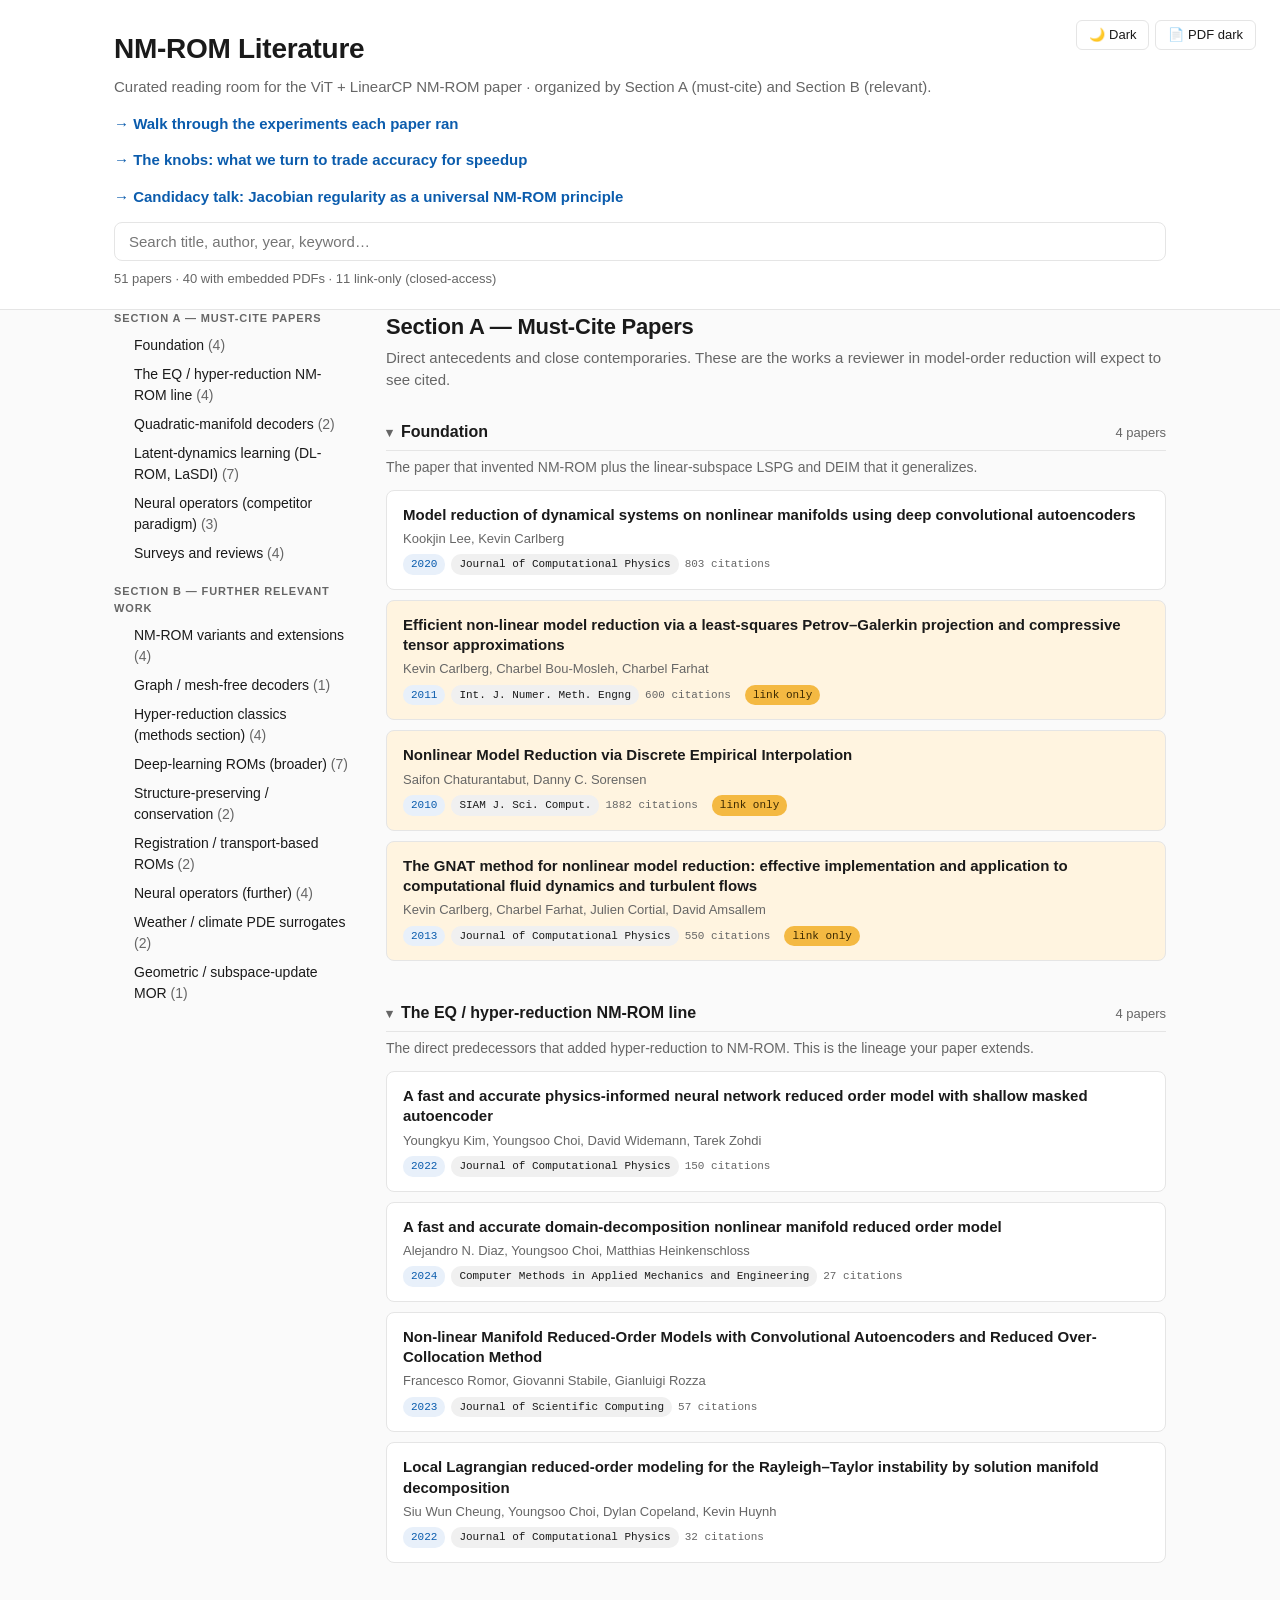
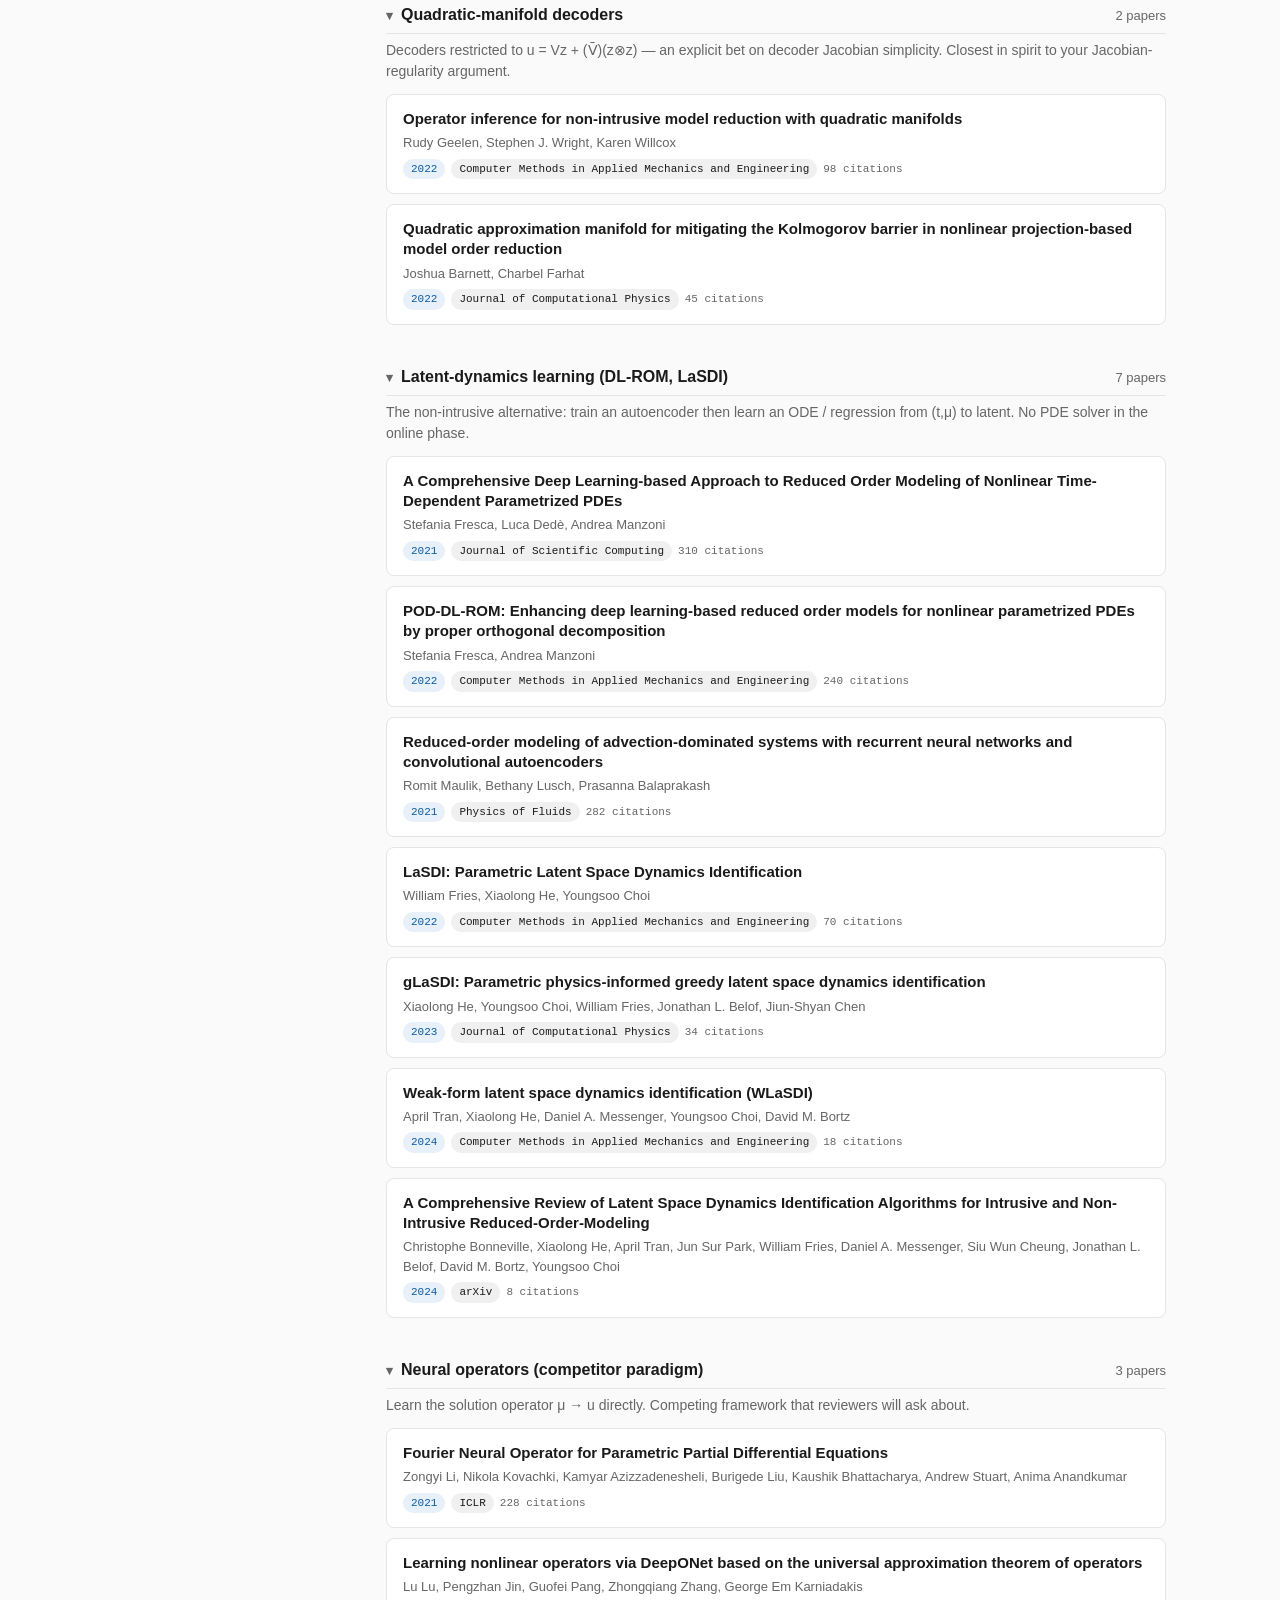
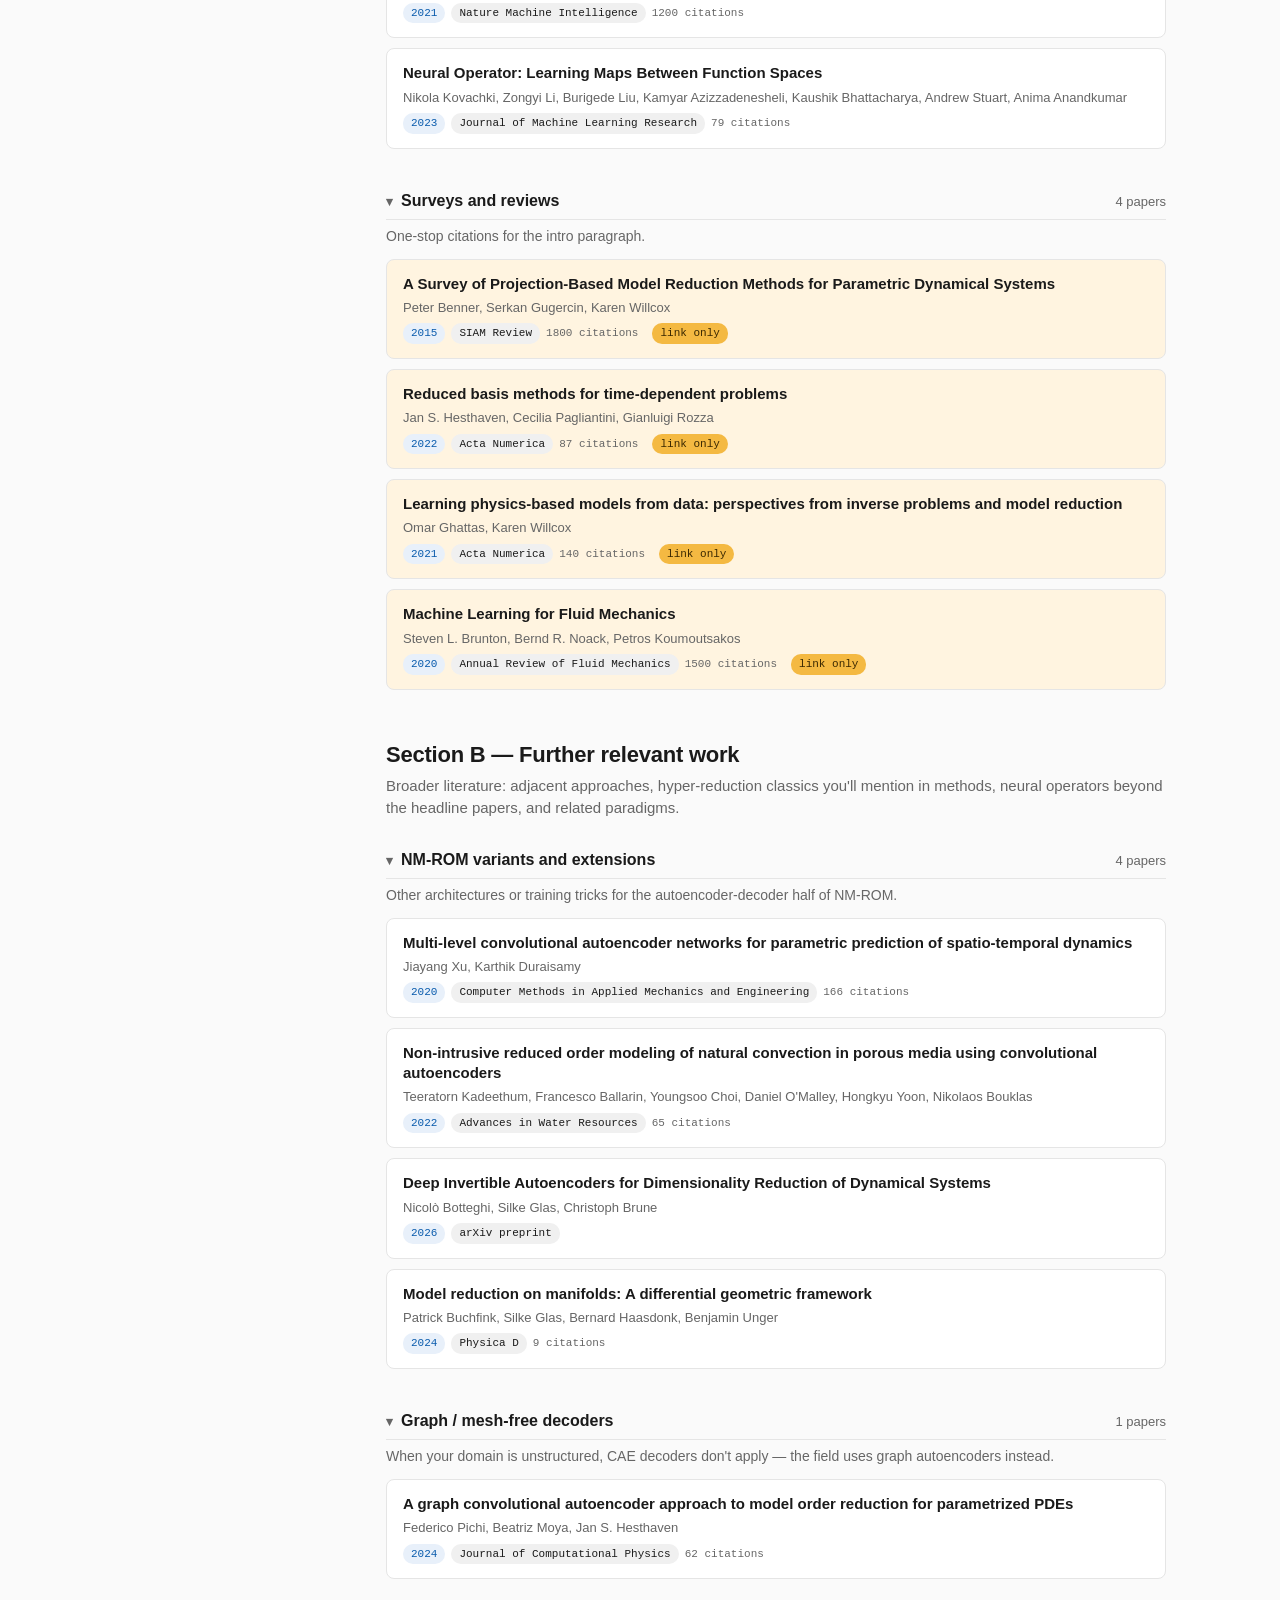
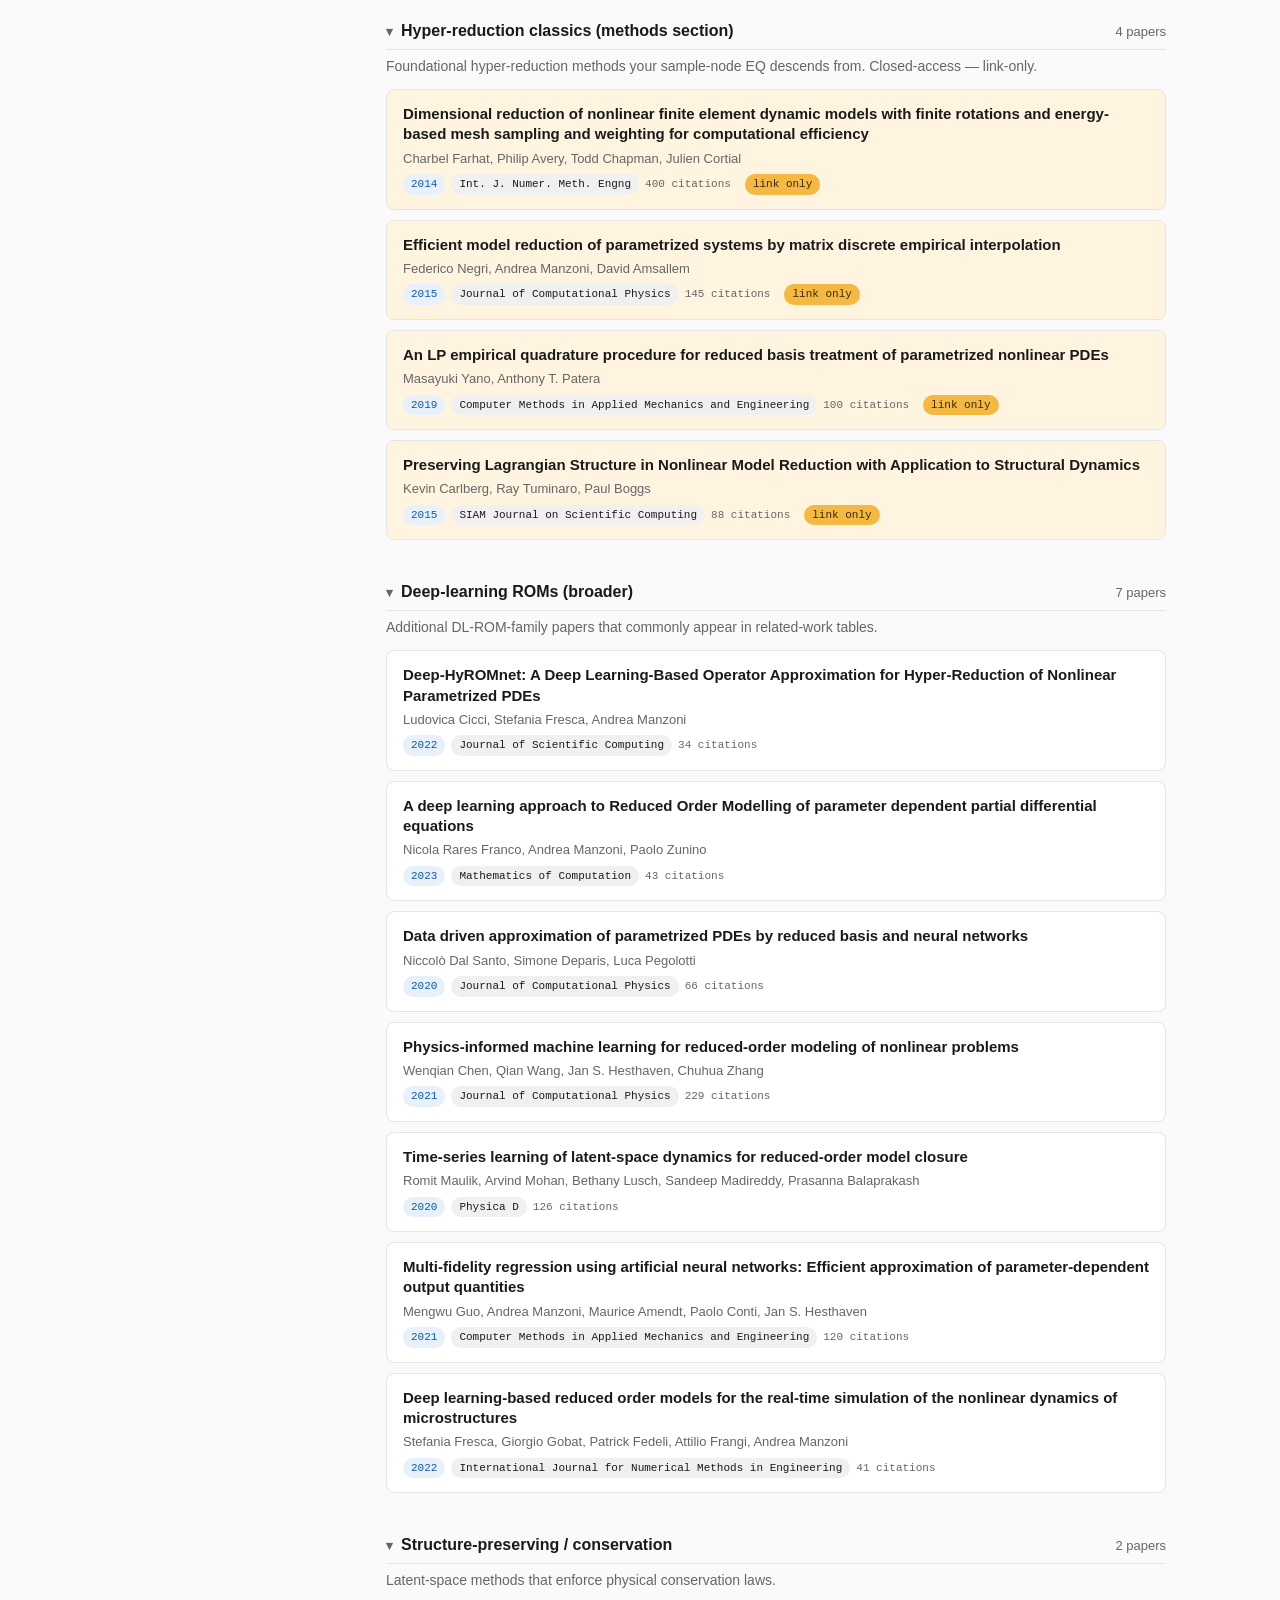
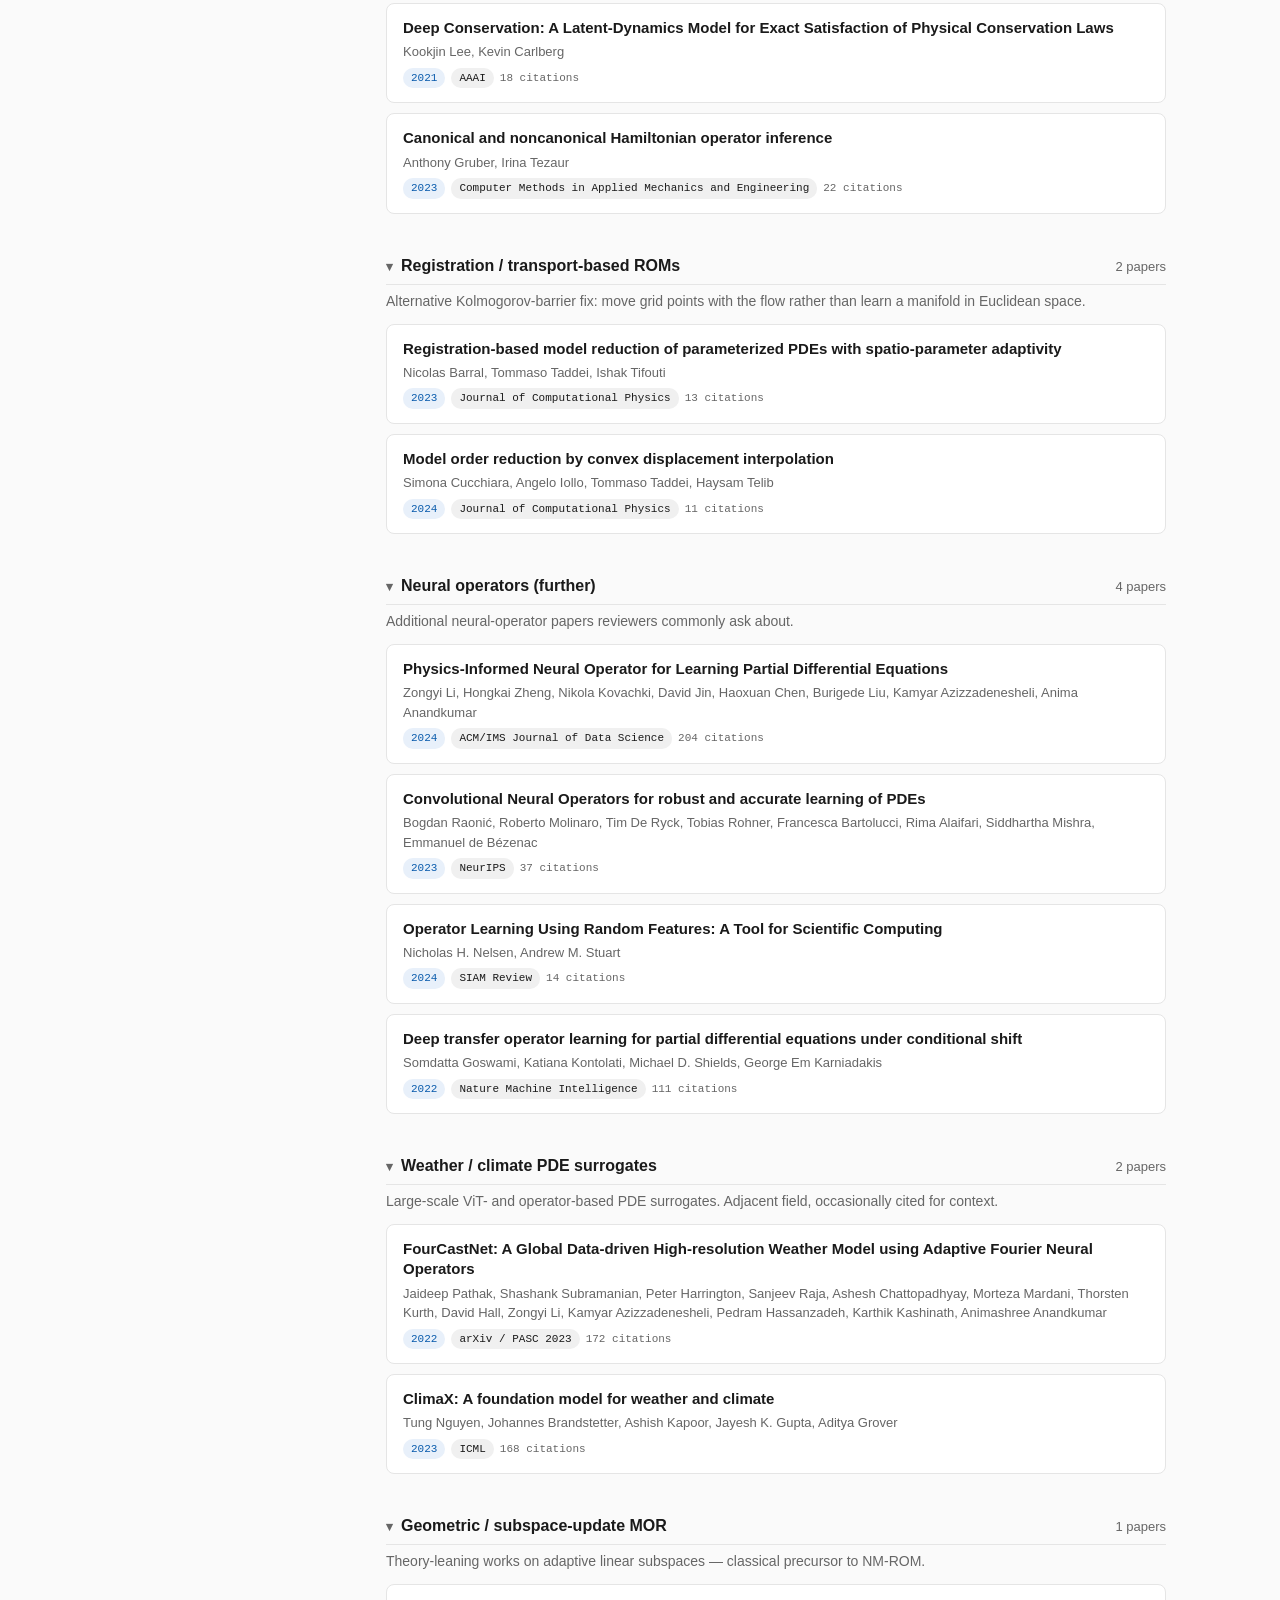
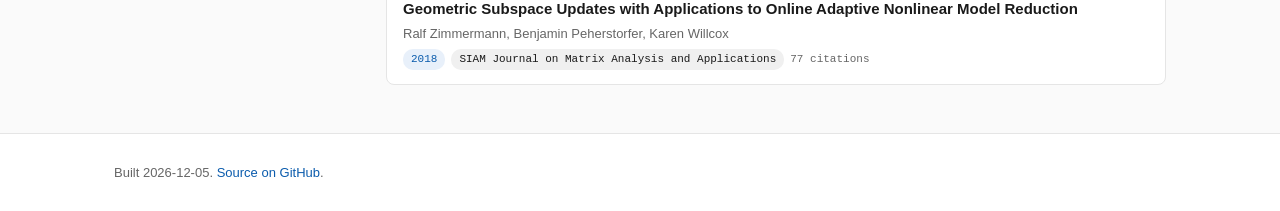
<file: index.html>
<!DOCTYPE html>
<html lang="en">
<head>
<meta charset="utf-8">
<meta name="viewport" content="width=device-width,initial-scale=1">
<title>NM-ROM Literature — Reading Room</title>
<link rel="stylesheet" href="style.css">
<script>(function(){var t=localStorage.getItem("theme");if(!t){t=window.matchMedia&&window.matchMedia("(prefers-color-scheme: dark)").matches?"dark":"light";}document.documentElement.setAttribute("data-theme",t);})();</script>
</head>
<body>
<header>
  <div class="wrap">
    <div class="theme-toggles">
      <button id="theme-btn" class="theme-btn" title="Toggle page dark mode">🌙 Dark</button>
      <button id="pdf-dark-btn" class="theme-btn" title="Toggle PDF dark mode">📄 PDF dark</button>
    </div>
    <h1>NM-ROM Literature</h1>
    <p class="tag">Curated reading room for the ViT + LinearCP NM-ROM paper · organized by Section A (must-cite) and Section B (relevant).</p>
    <p class="tag" style="margin-top:8px;"><a href="experiments.html" style="color:var(--accent);text-decoration:none;font-weight:600;">→ Walk through the experiments each paper ran</a></p>
    <p class="tag" style="margin-top:4px;"><a href="knobs.html" style="color:var(--accent);text-decoration:none;font-weight:600;">→ The knobs: what we turn to trade accuracy for speedup</a></p>
    <p class="tag" style="margin-top:4px;"><a href="candidacy.html" style="color:var(--accent);text-decoration:none;font-weight:600;">→ Candidacy talk: Jacobian regularity as a universal NM-ROM principle</a></p>
    <input id="search" type="search" placeholder="Search title, author, year, keyword…" autocomplete="off">
    <p id="counts" class="counts"></p>
  </div>
</header>

<main class="wrap">
  <nav id="toc"></nav>
  <section id="content"></section>
</main>

<aside id="reader" class="hidden">
  <div class="reader-head">
    <button id="reader-close" aria-label="Close">×</button>
    <div>
      <h2 id="reader-title"></h2>
      <p id="reader-meta"></p>
    </div>
    <div class="reader-actions">
      <a id="reader-doi" target="_blank" rel="noopener">DOI</a>
      <a id="reader-arxiv" target="_blank" rel="noopener">arXiv</a>
      <a id="reader-pdf" target="_blank" rel="noopener">Open PDF</a>
    </div>
  </div>
  <div class="reader-body">
    <div id="reader-summary"></div>
    <iframe id="reader-frame" title="PDF"></iframe>
  </div>
</aside>

<footer><div class="wrap"><p>Built <span id="built"></span>. <a href="https://github.com/tahmidawal/NMROM-Papers">Source on GitHub</a>.</p></div></footer>

<script src="theme.js"></script>
<script src="app.js"></script>
</body>
</html>
</file>
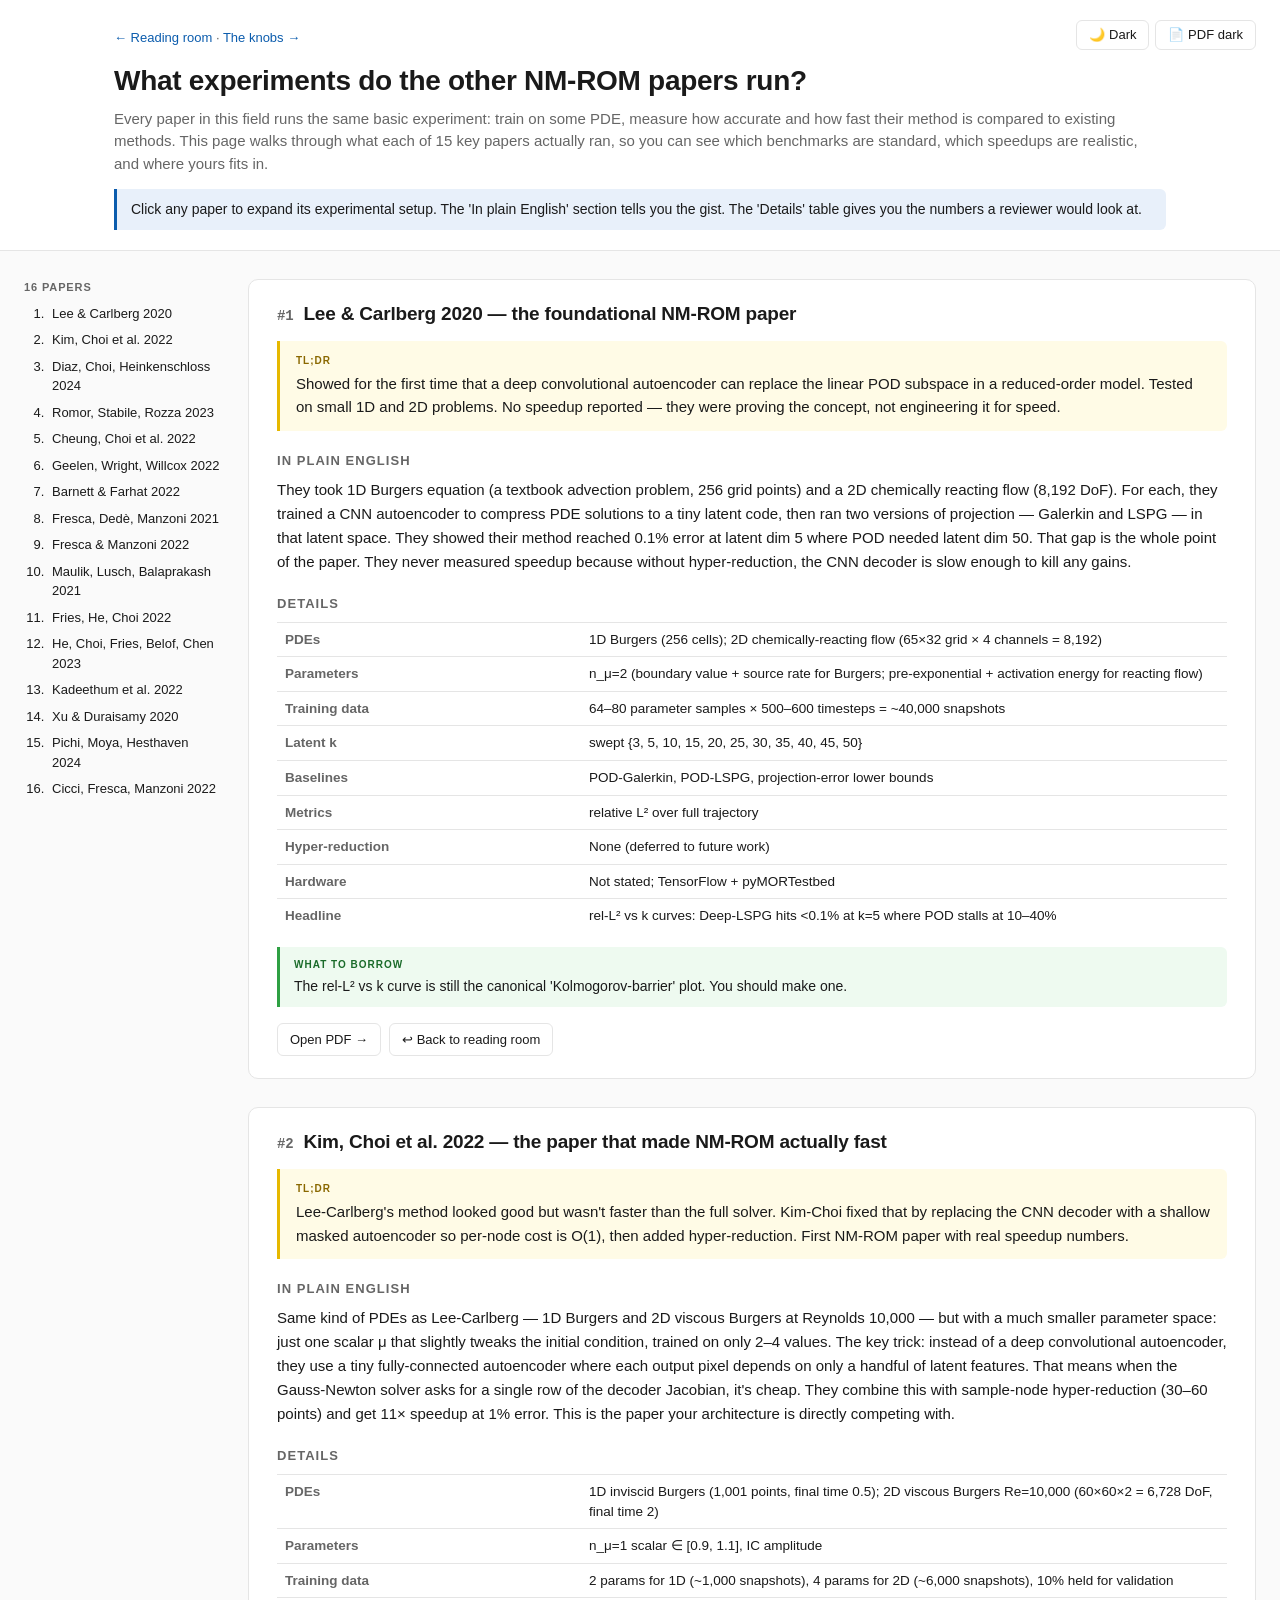
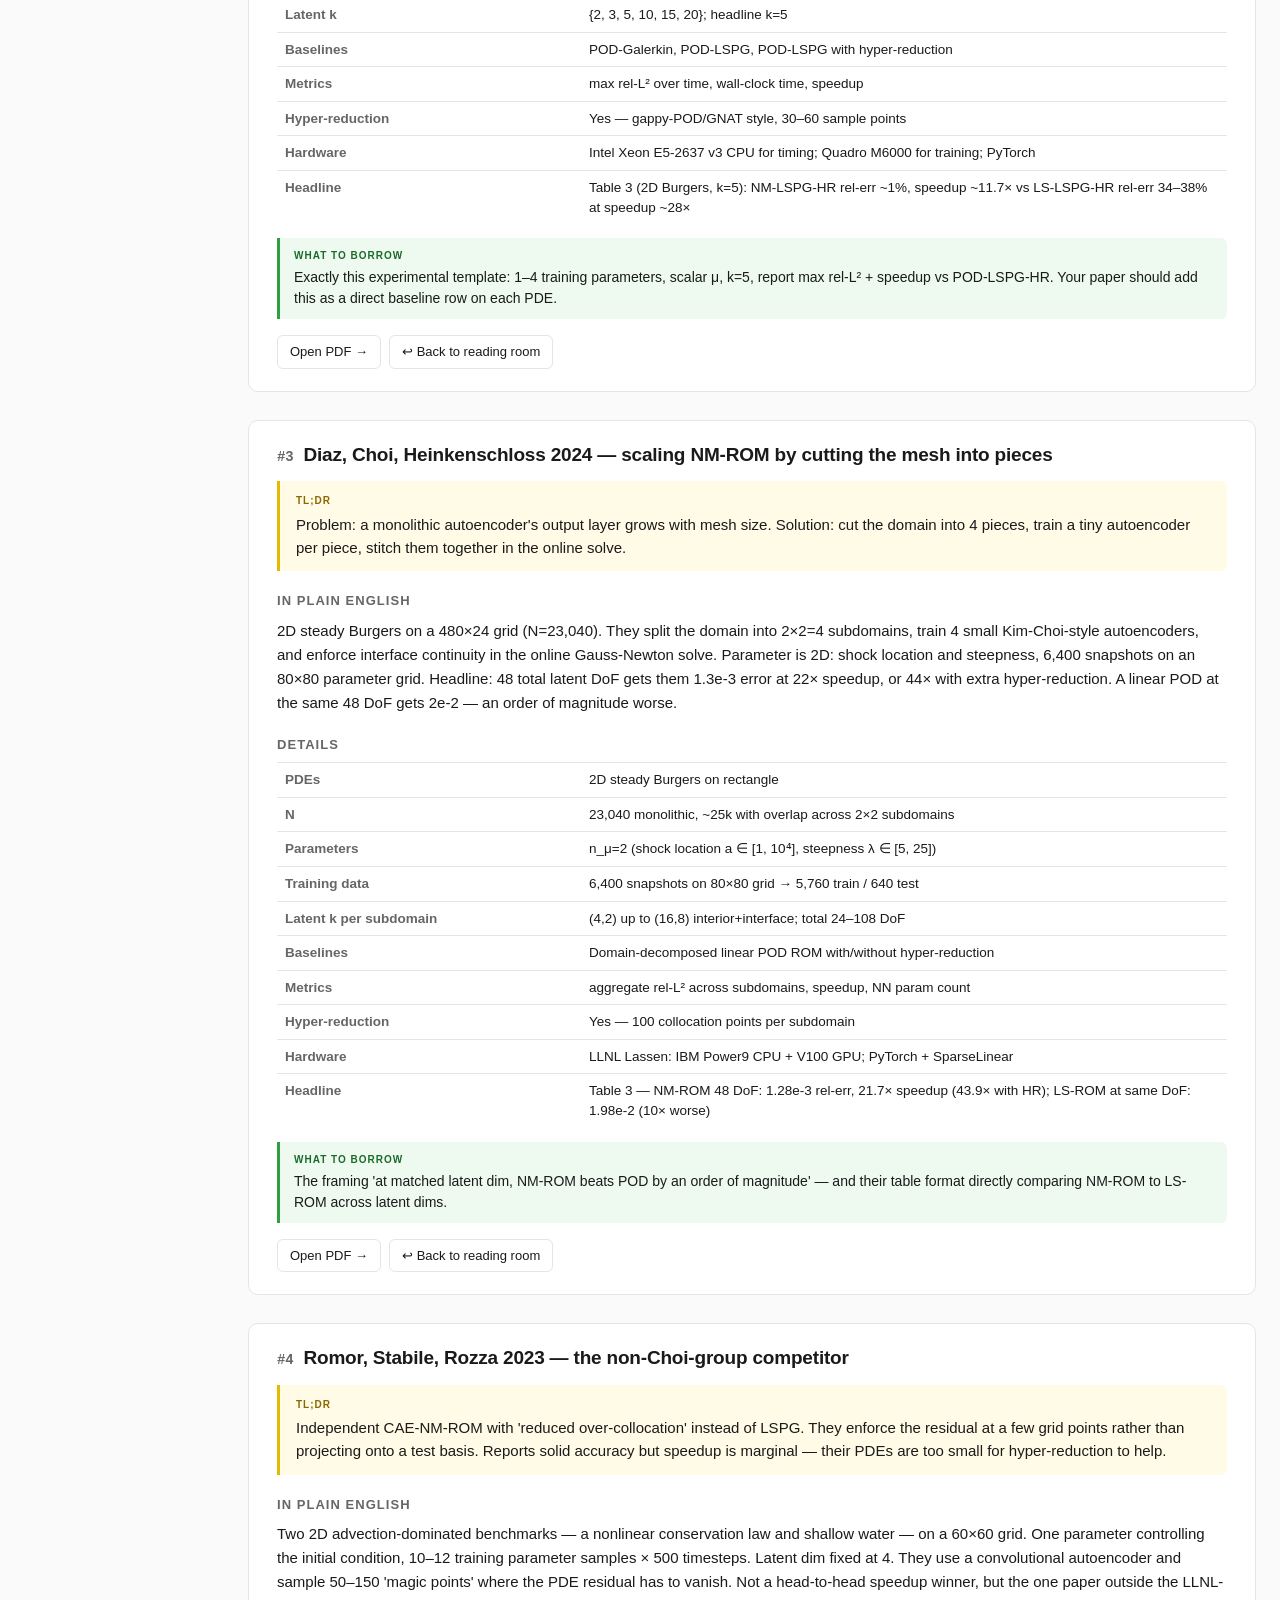
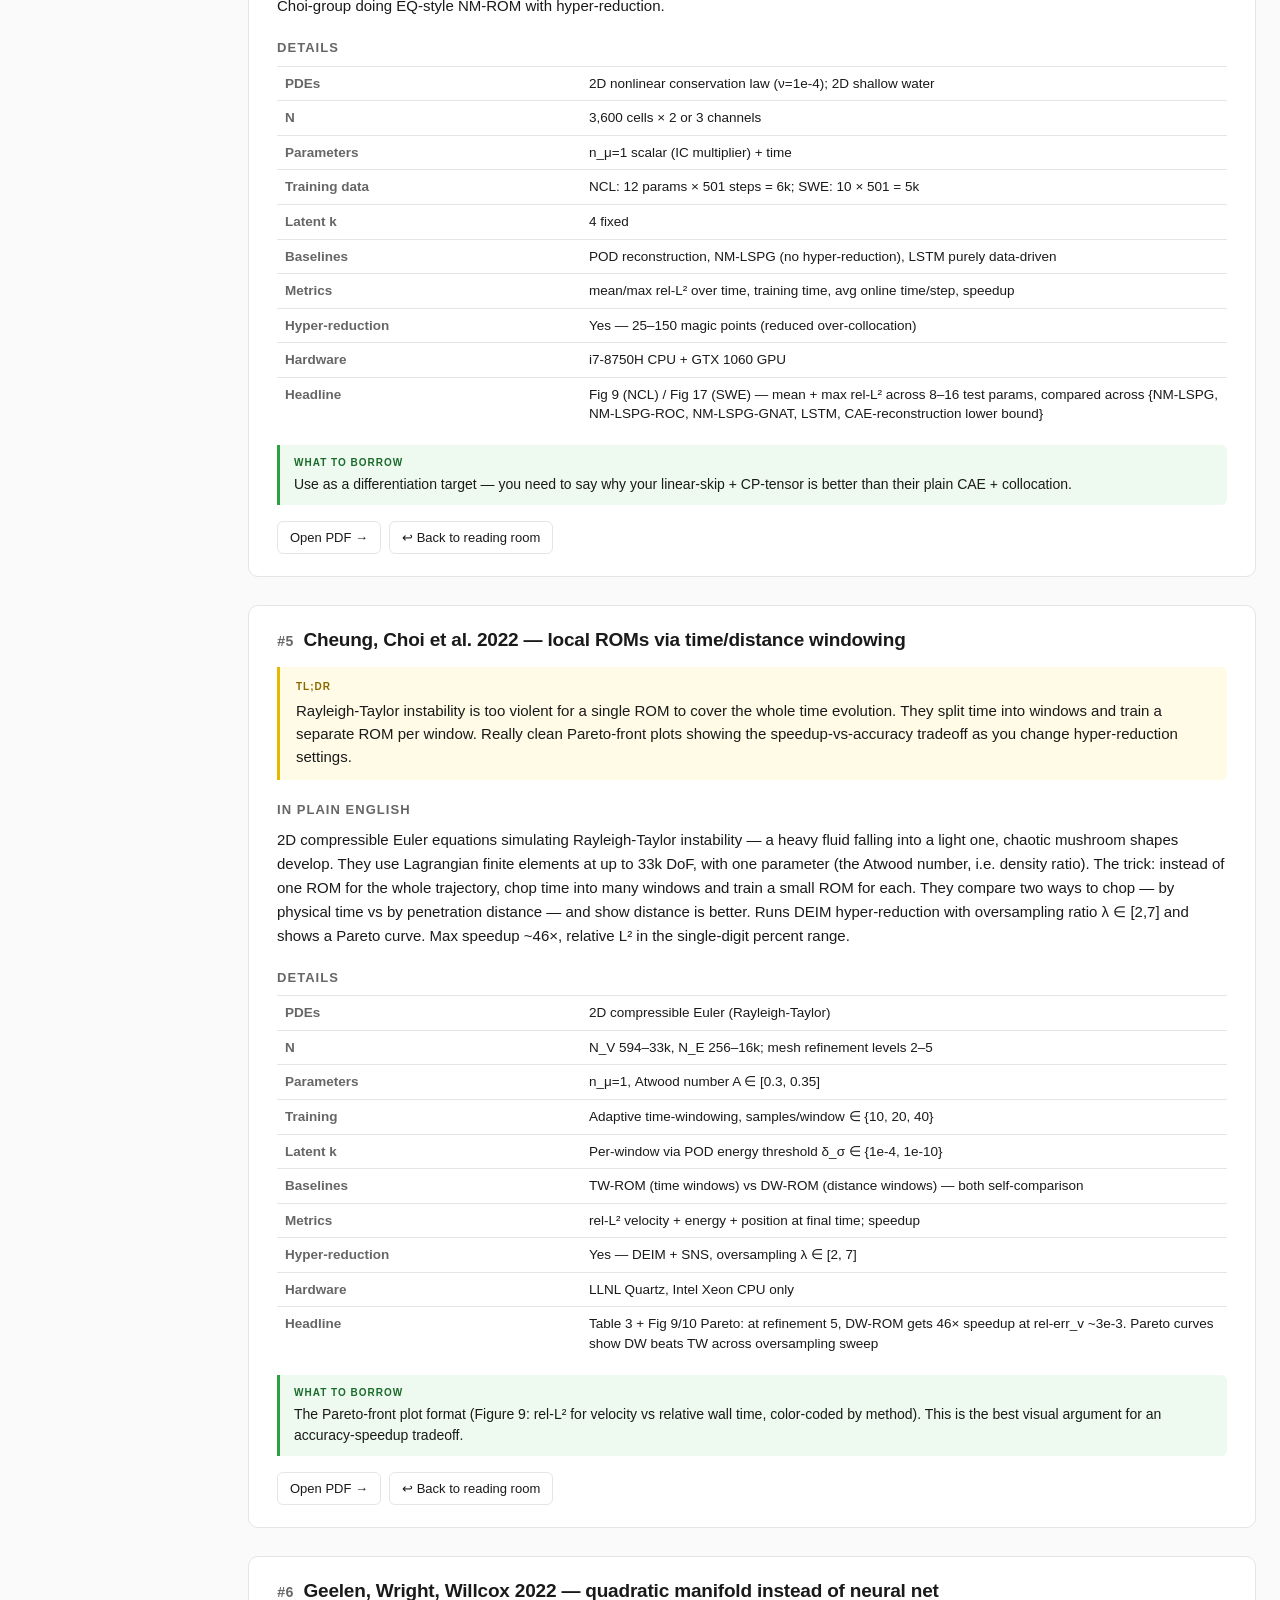
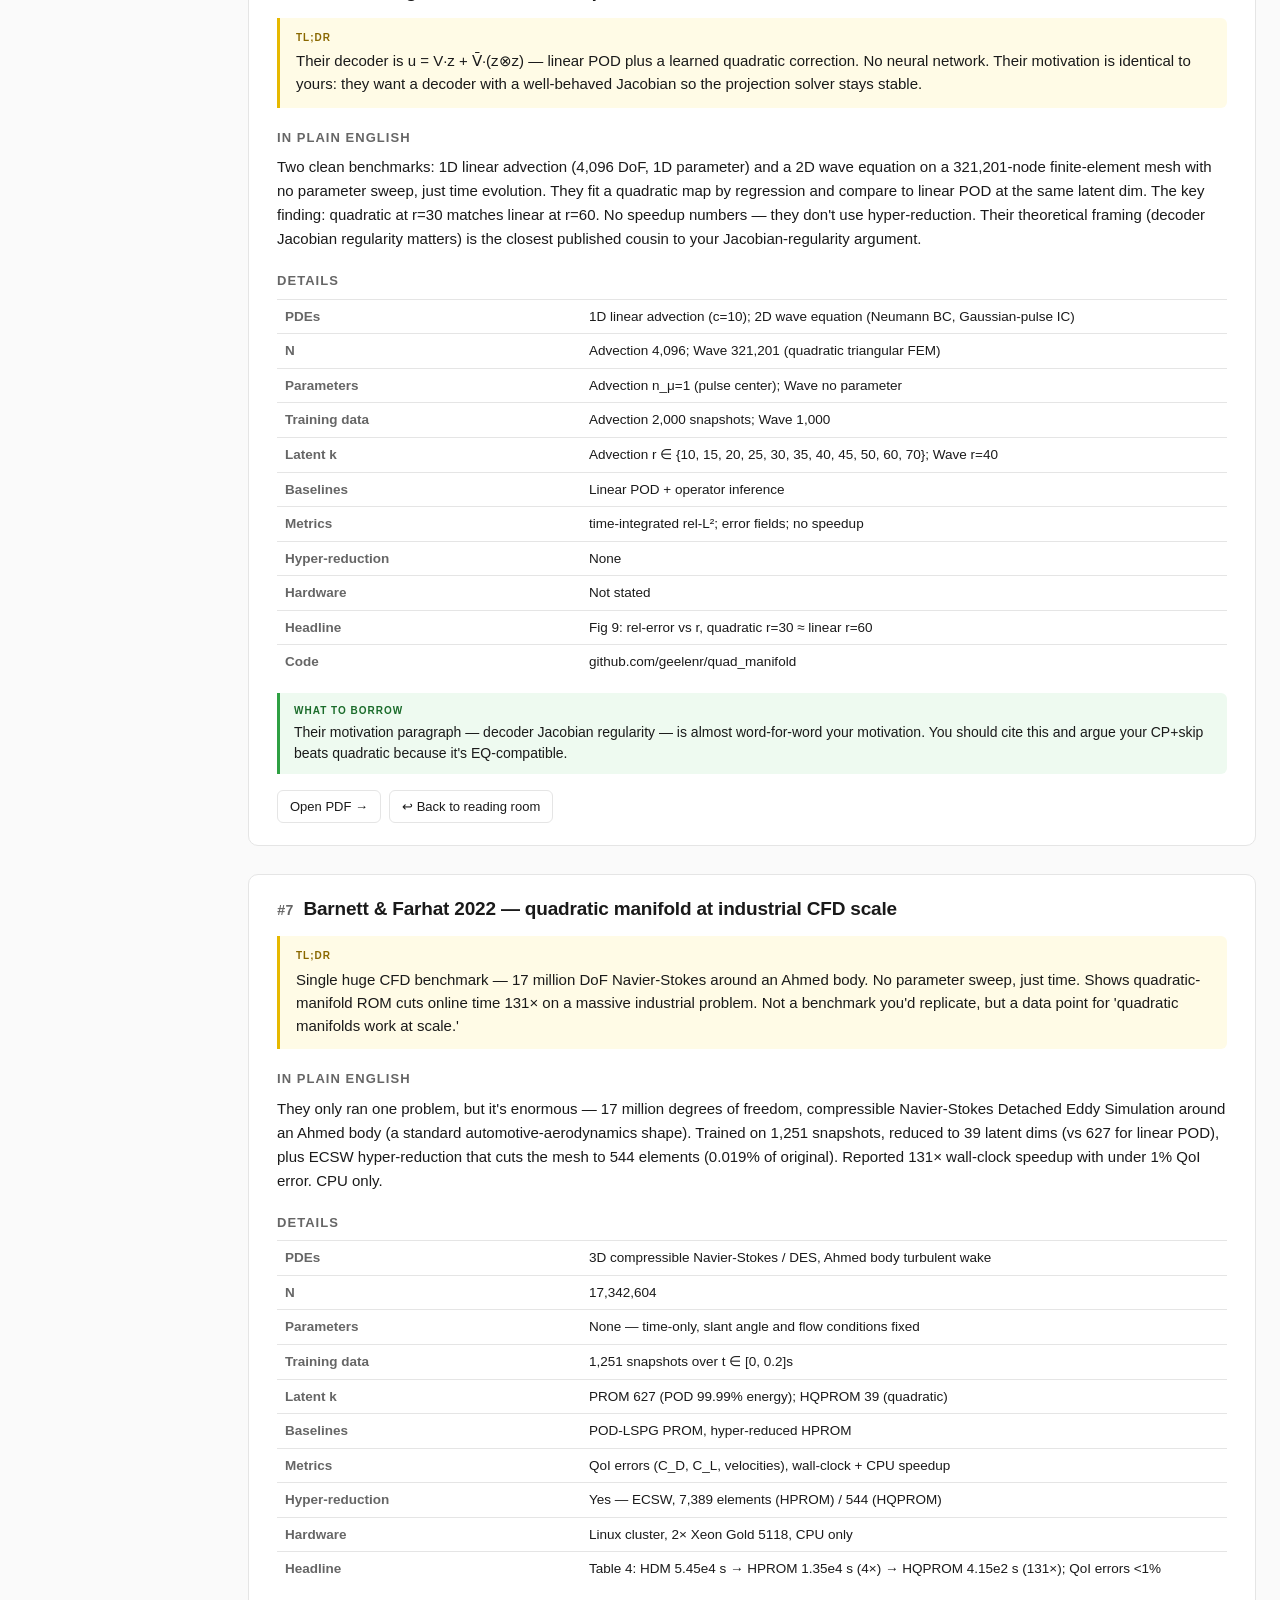
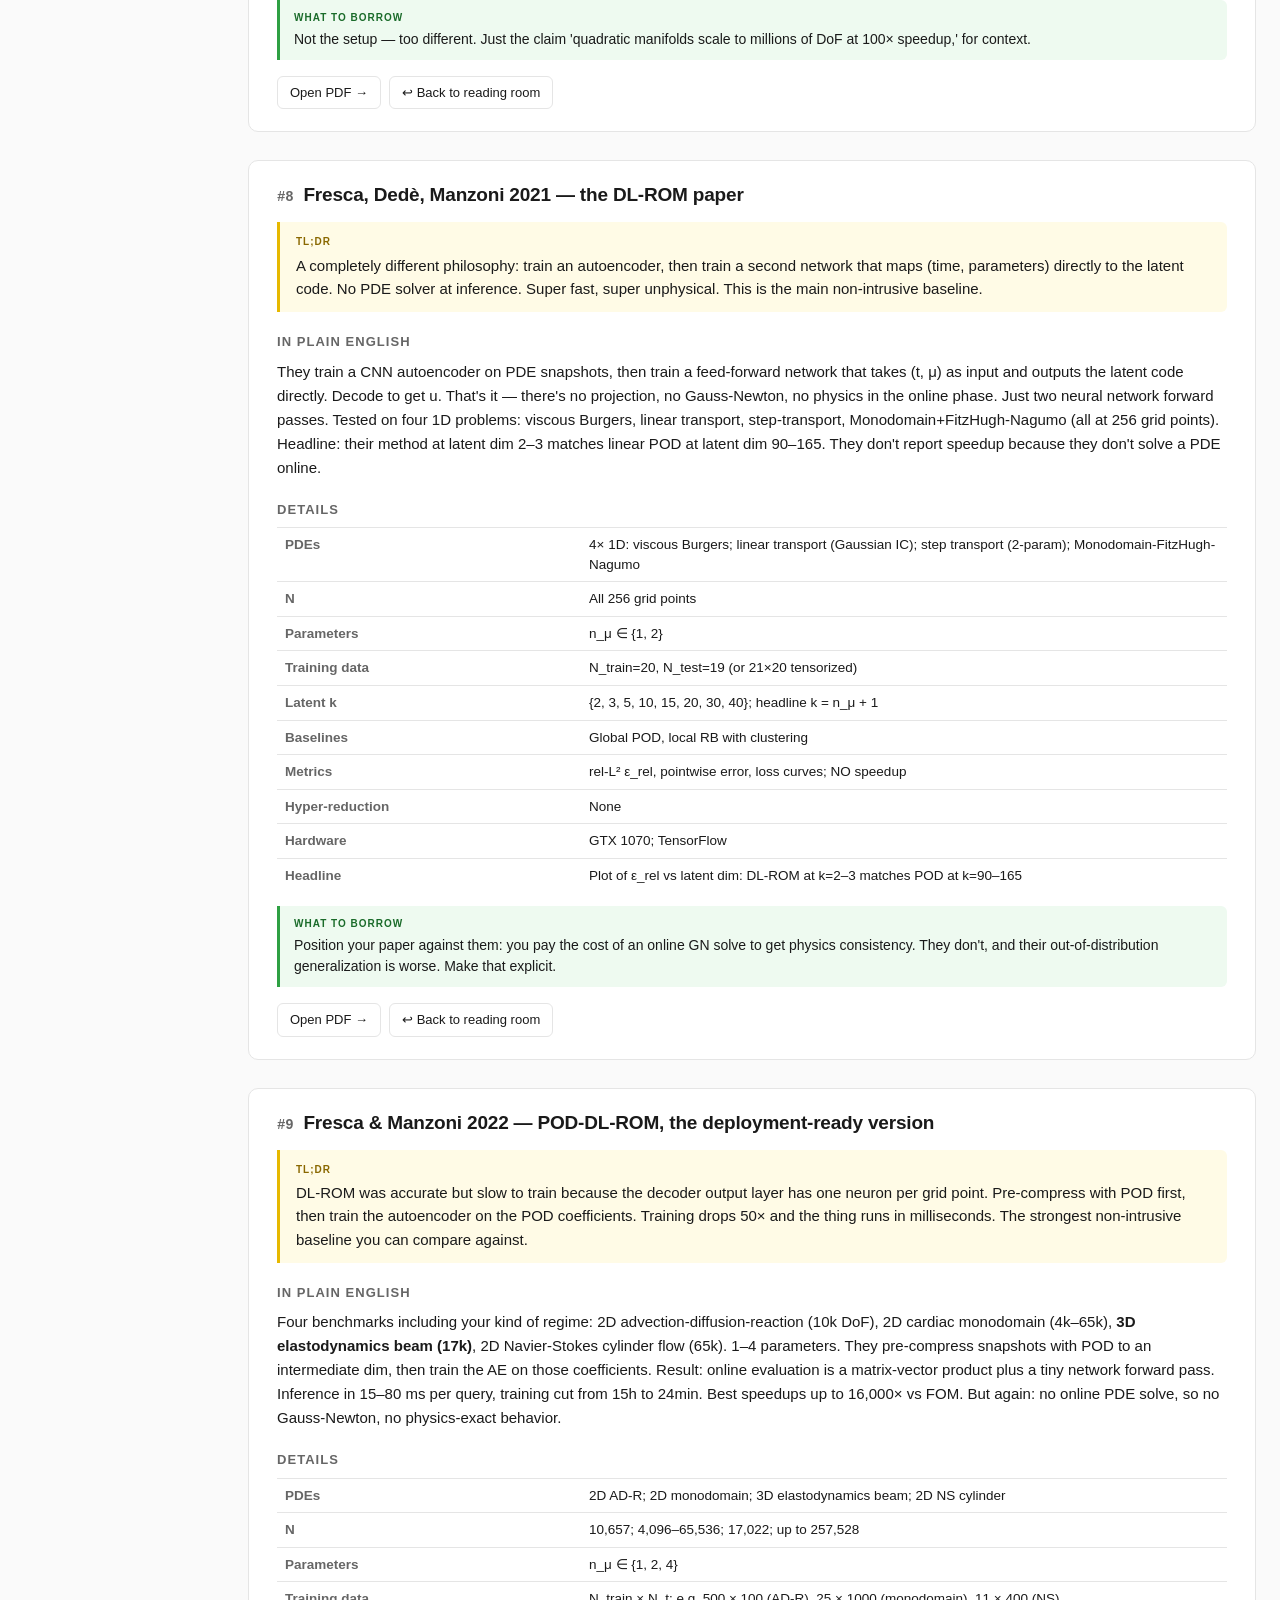
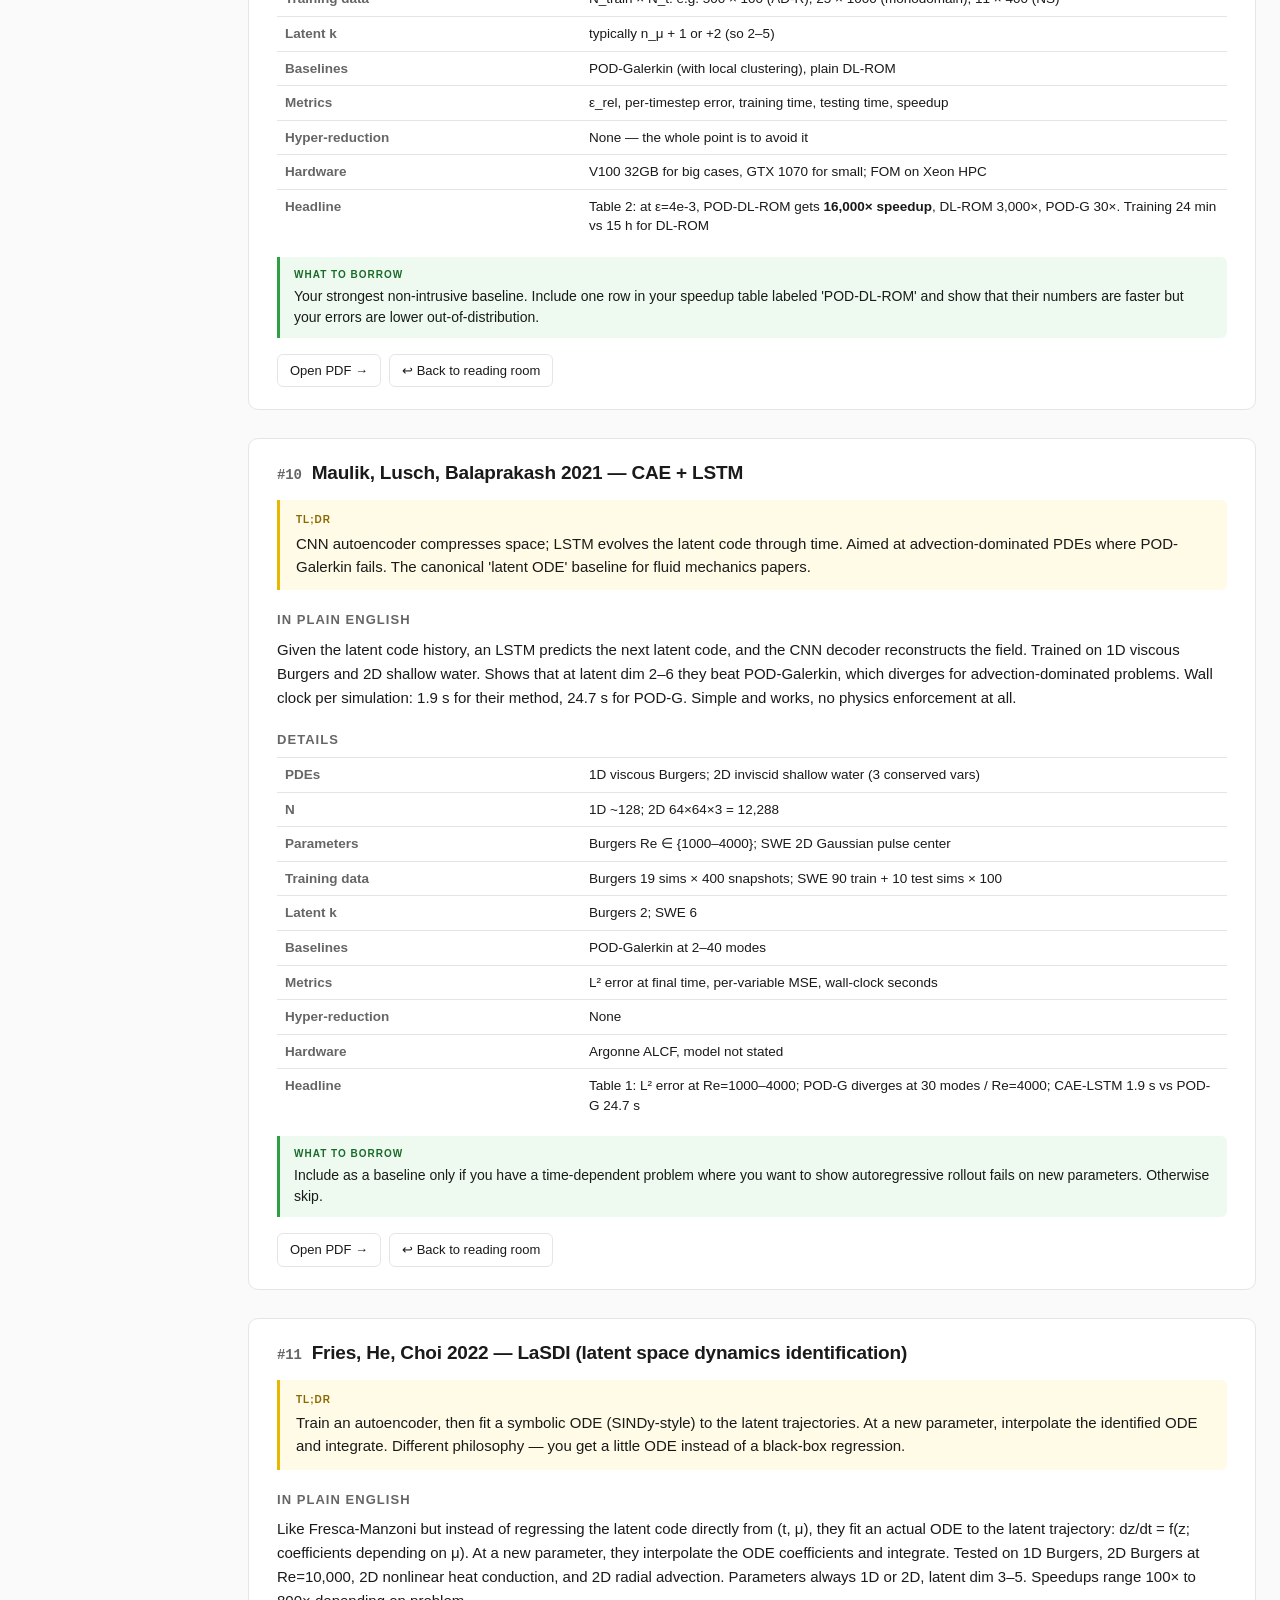
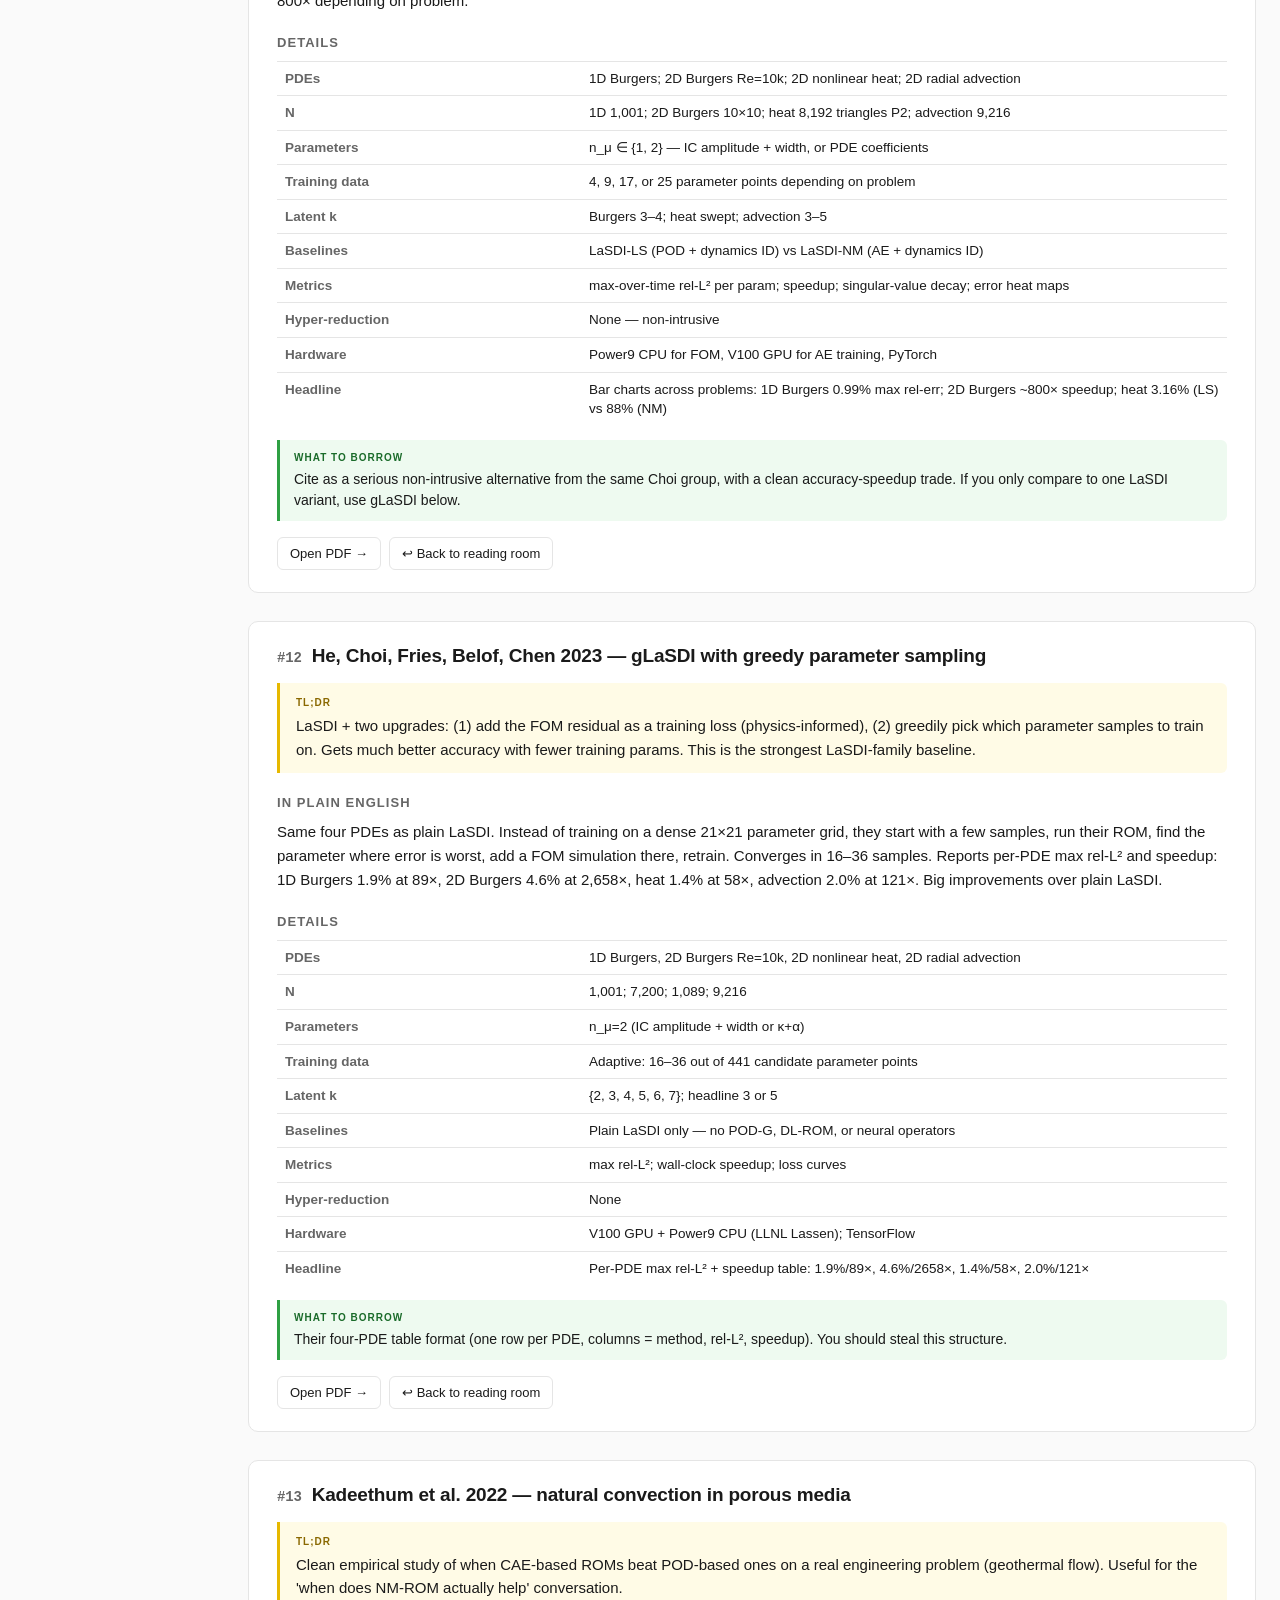
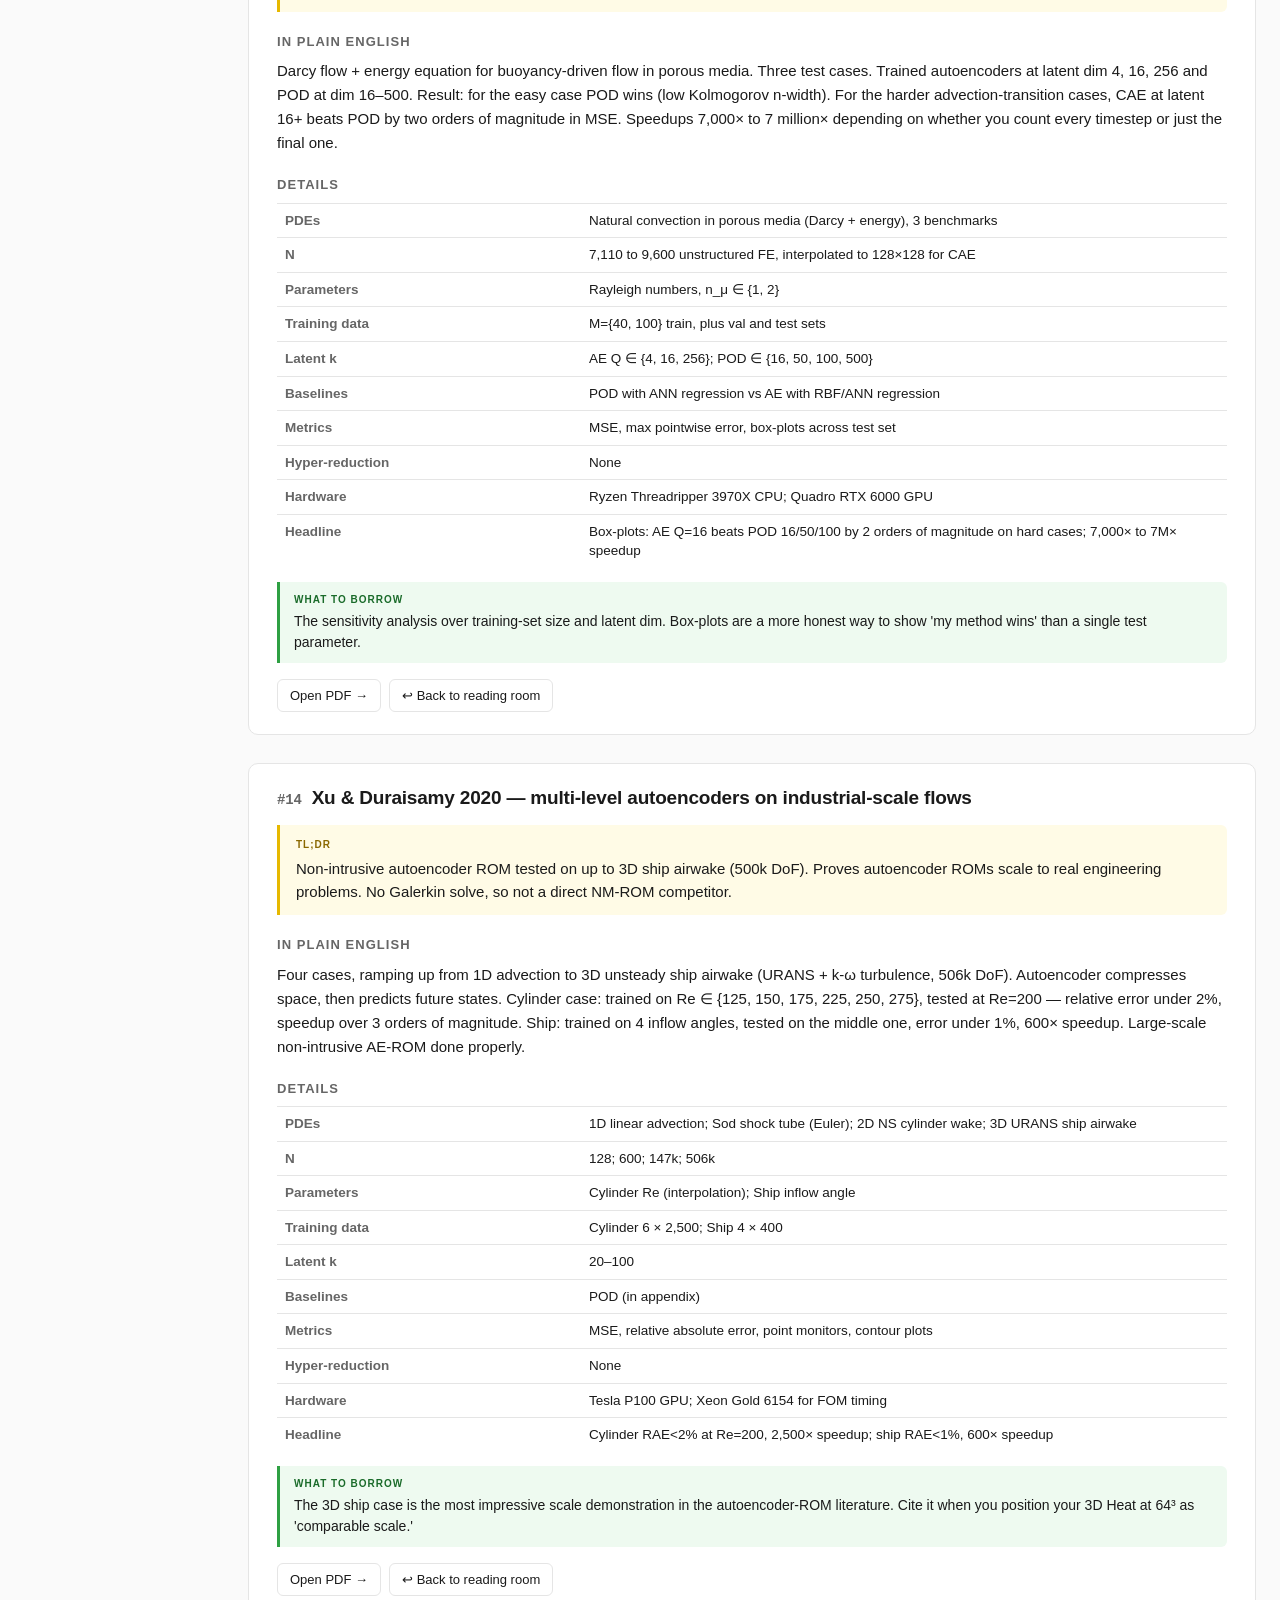
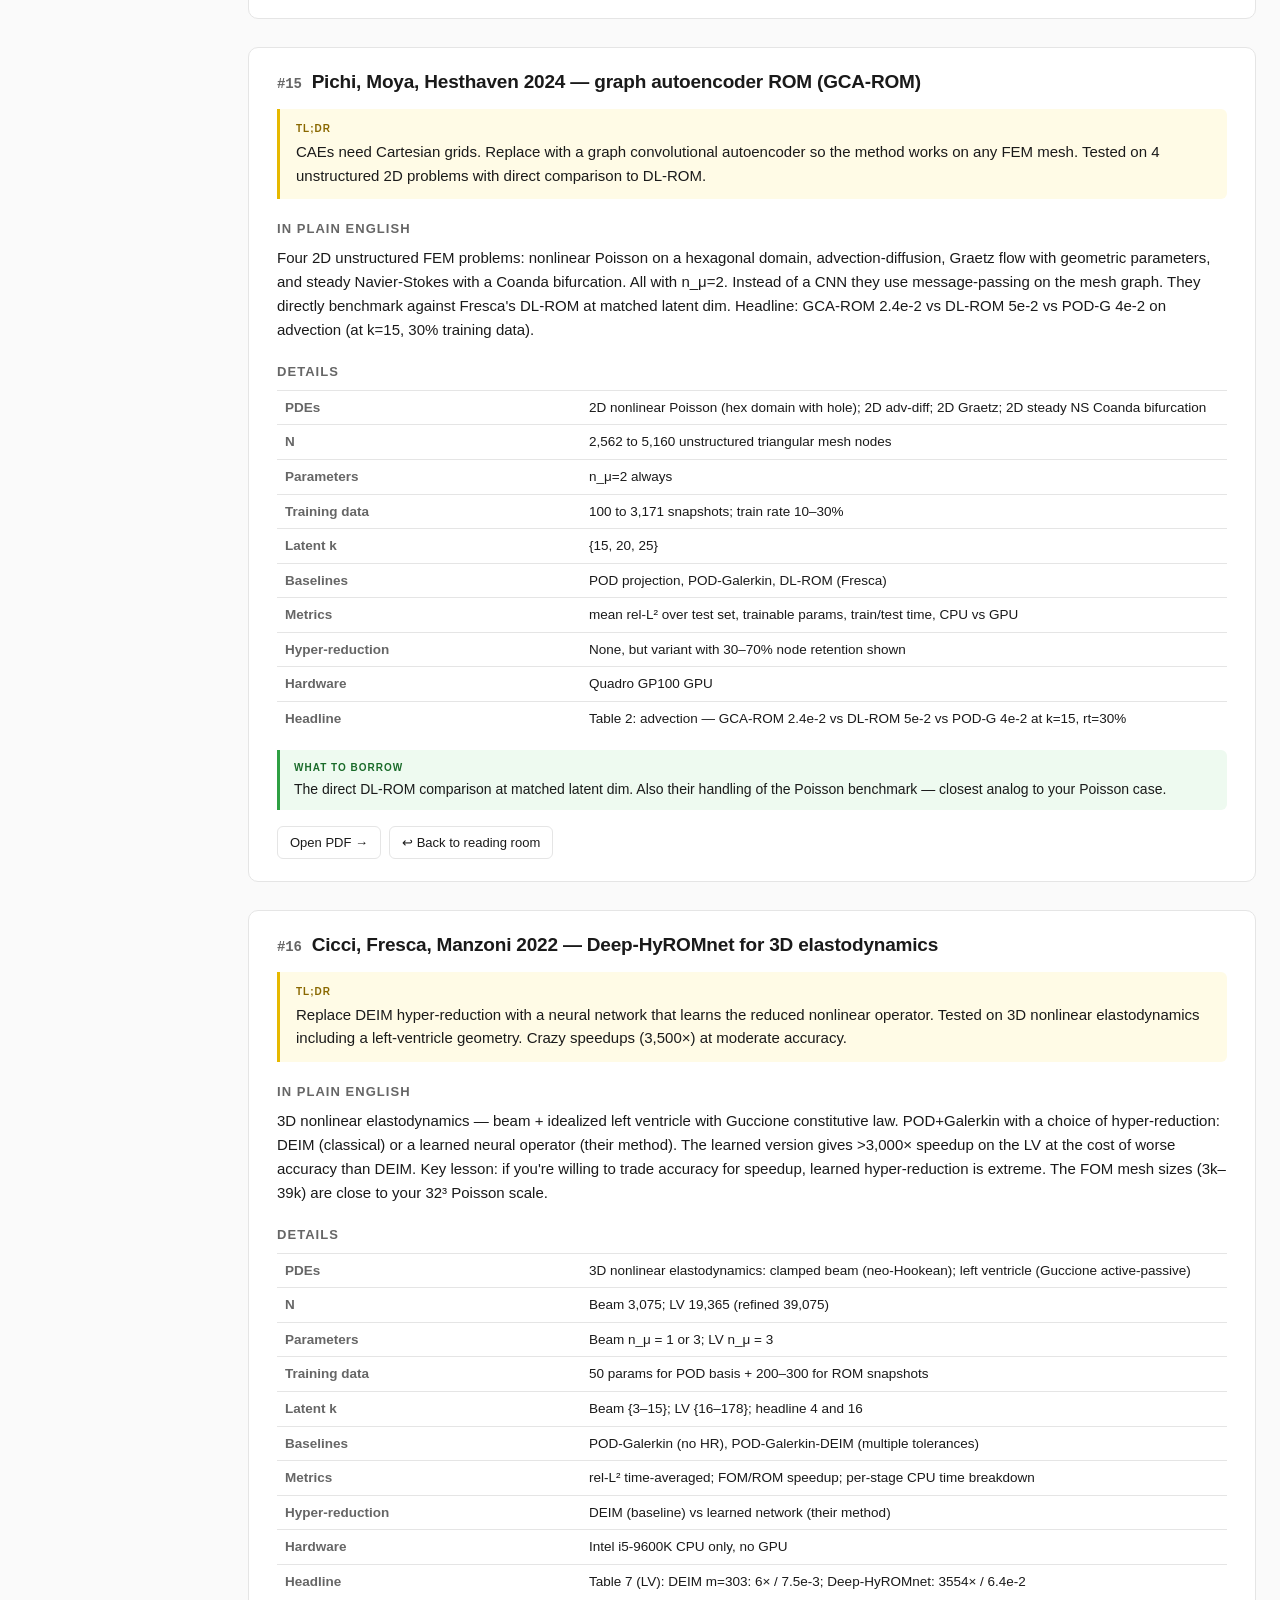
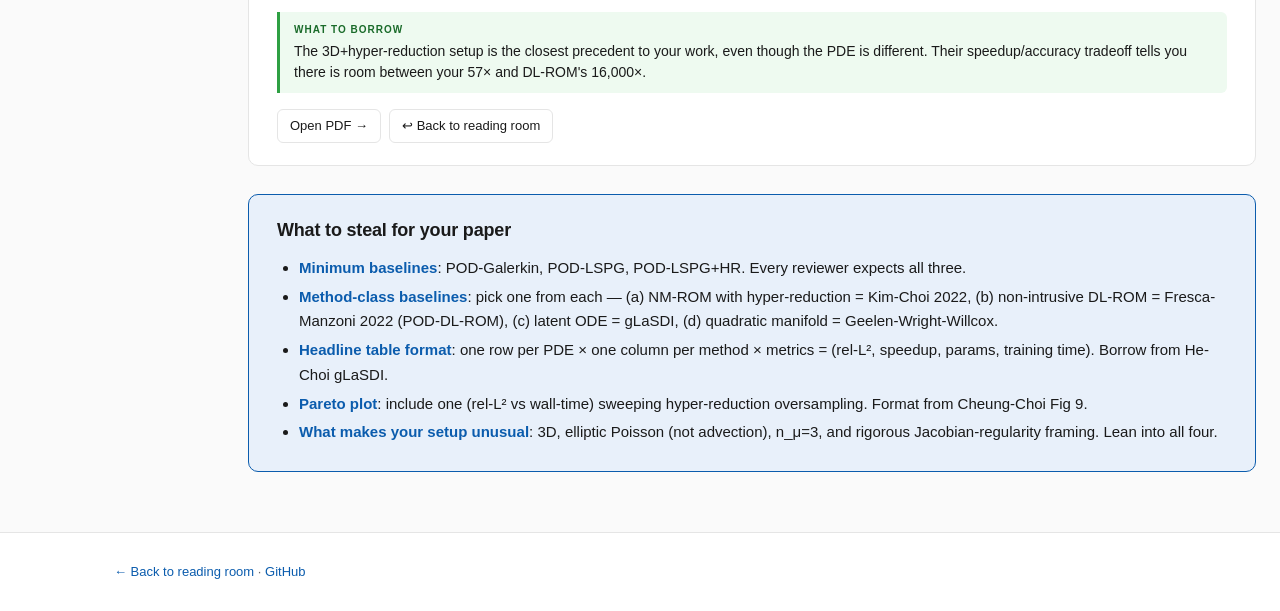
<file: experiments.html>
<!DOCTYPE html>
<html lang="en">
<head>
<meta charset="utf-8">
<meta name="viewport" content="width=device-width,initial-scale=1">
<title>What Experiments Do Other NM-ROM Papers Run?</title>
<link rel="stylesheet" href="style.css">
<link rel="stylesheet" href="experiments.css">
<script>(function(){var t=localStorage.getItem("theme");if(!t){t=window.matchMedia&&window.matchMedia("(prefers-color-scheme: dark)").matches?"dark":"light";}document.documentElement.setAttribute("data-theme",t);var p=localStorage.getItem("pdfDark")==="1";if(p)document.addEventListener("DOMContentLoaded",function(){document.body.classList.add("pdf-dark");});})();</script>
</head>
<body>
<header>
  <div class="wrap">
    <div class="theme-toggles">
      <button id="theme-btn" class="theme-btn" title="Toggle page dark mode">🌙 Dark</button>
      <button id="pdf-dark-btn" class="theme-btn" title="Toggle PDF dark mode">📄 PDF dark</button>
    </div>
    <p class="breadcrumb"><a href="index.html">← Reading room</a> · <a href="knobs.html">The knobs →</a></p>
    <h1 id="page-title">What experiments do other NM-ROM papers run?</h1>
    <p id="page-intro" class="tag"></p>
    <p id="how-to-read" class="how"></p>
  </div>
</header>

<main class="wrap experiments-main">
  <nav id="paper-nav"></nav>
  <section id="paper-column">
    <section id="paper-list"></section>
    <section id="takeaways"></section>
  </section>
  <aside id="pdf-pane" class="pdf-empty">
    <div class="pdf-pane-head">
      <span id="pdf-pane-title">PDF viewer</span>
      <div class="pdf-pane-actions">
        <a id="pdf-open-new" href="#" target="_blank" rel="noopener" title="Open in new tab">↗</a>
        <button id="pdf-close" title="Close">×</button>
      </div>
    </div>
    <div id="pdf-empty-msg">Click <strong>Open PDF</strong> on any paper card to read it here.</div>
    <iframe id="pdf-frame" title="PDF"></iframe>
  </aside>
</main>

<footer><div class="wrap"><p><a href="index.html">← Back to reading room</a> · <a href="https://github.com/tahmidawal/NMROM-Papers">GitHub</a></p></div></footer>

<script src="theme.js"></script>
<script src="experiments.js"></script>
</body>
</html>
</file>
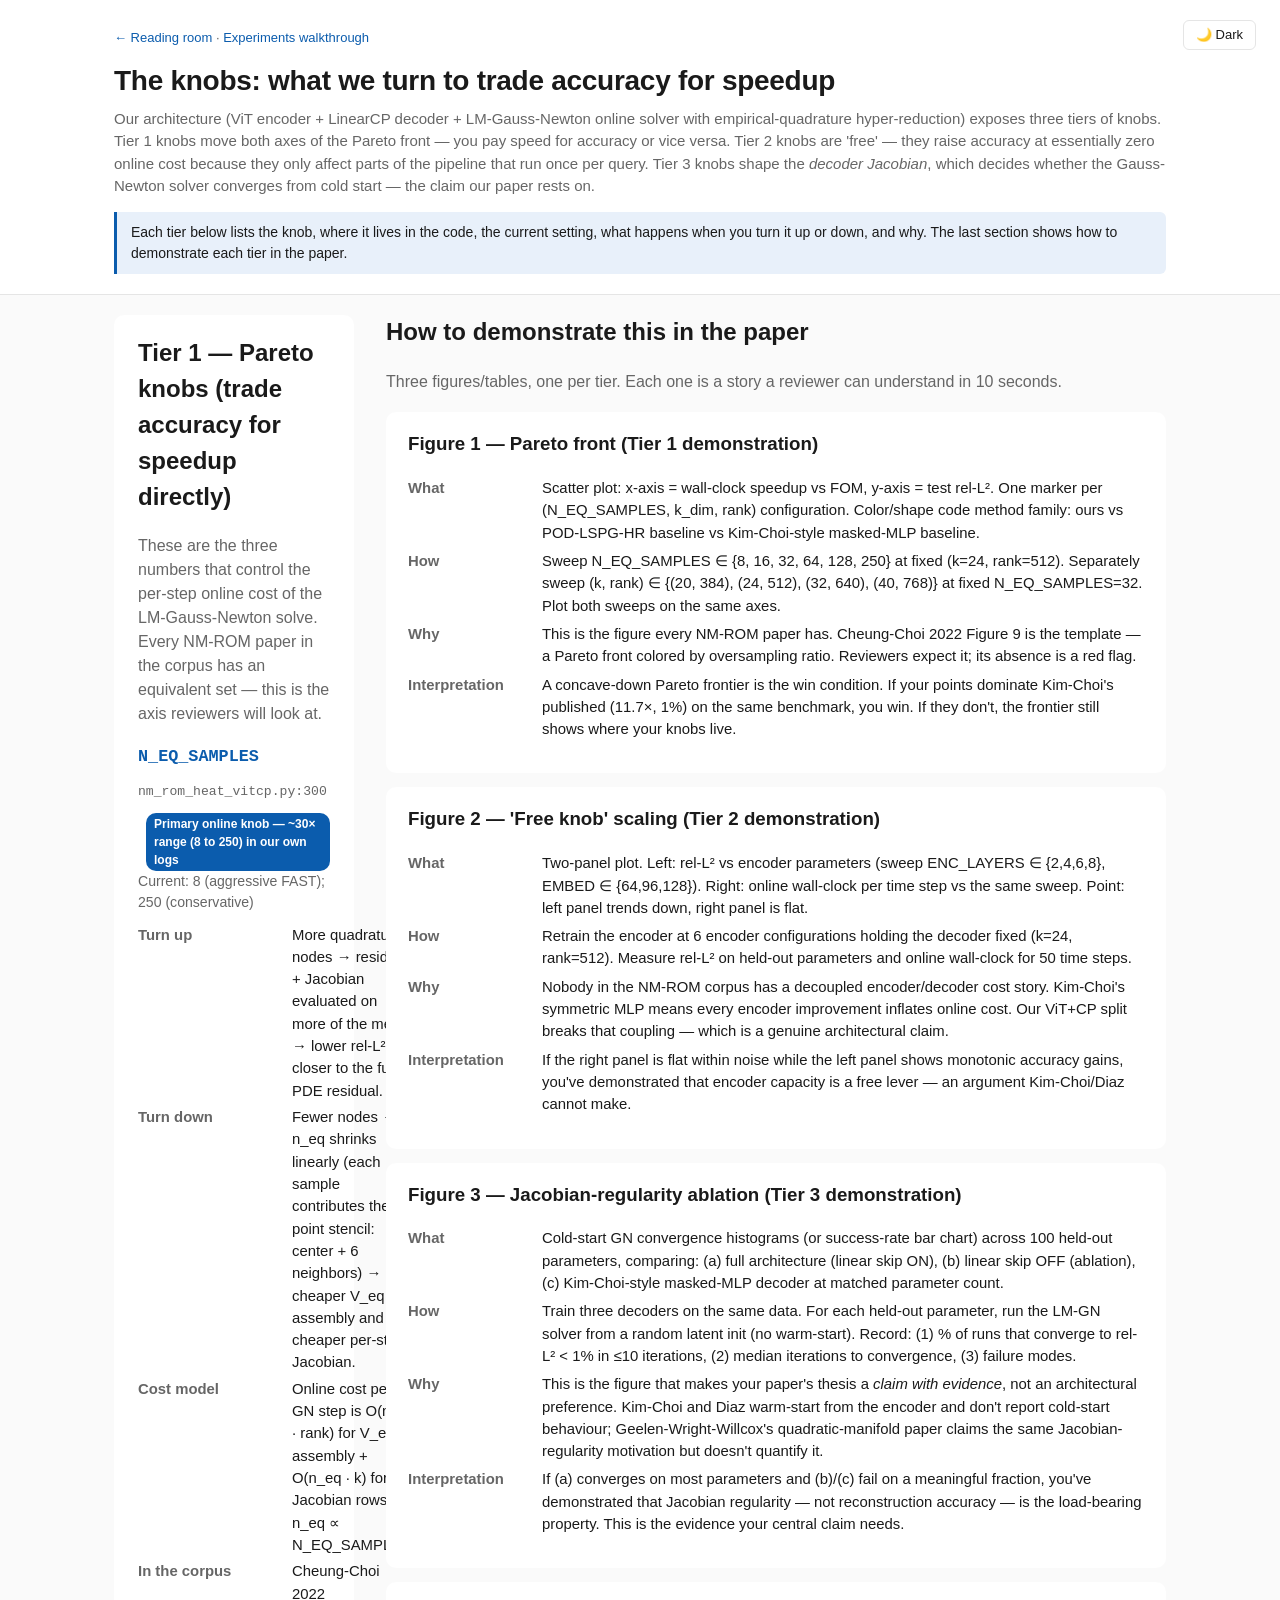
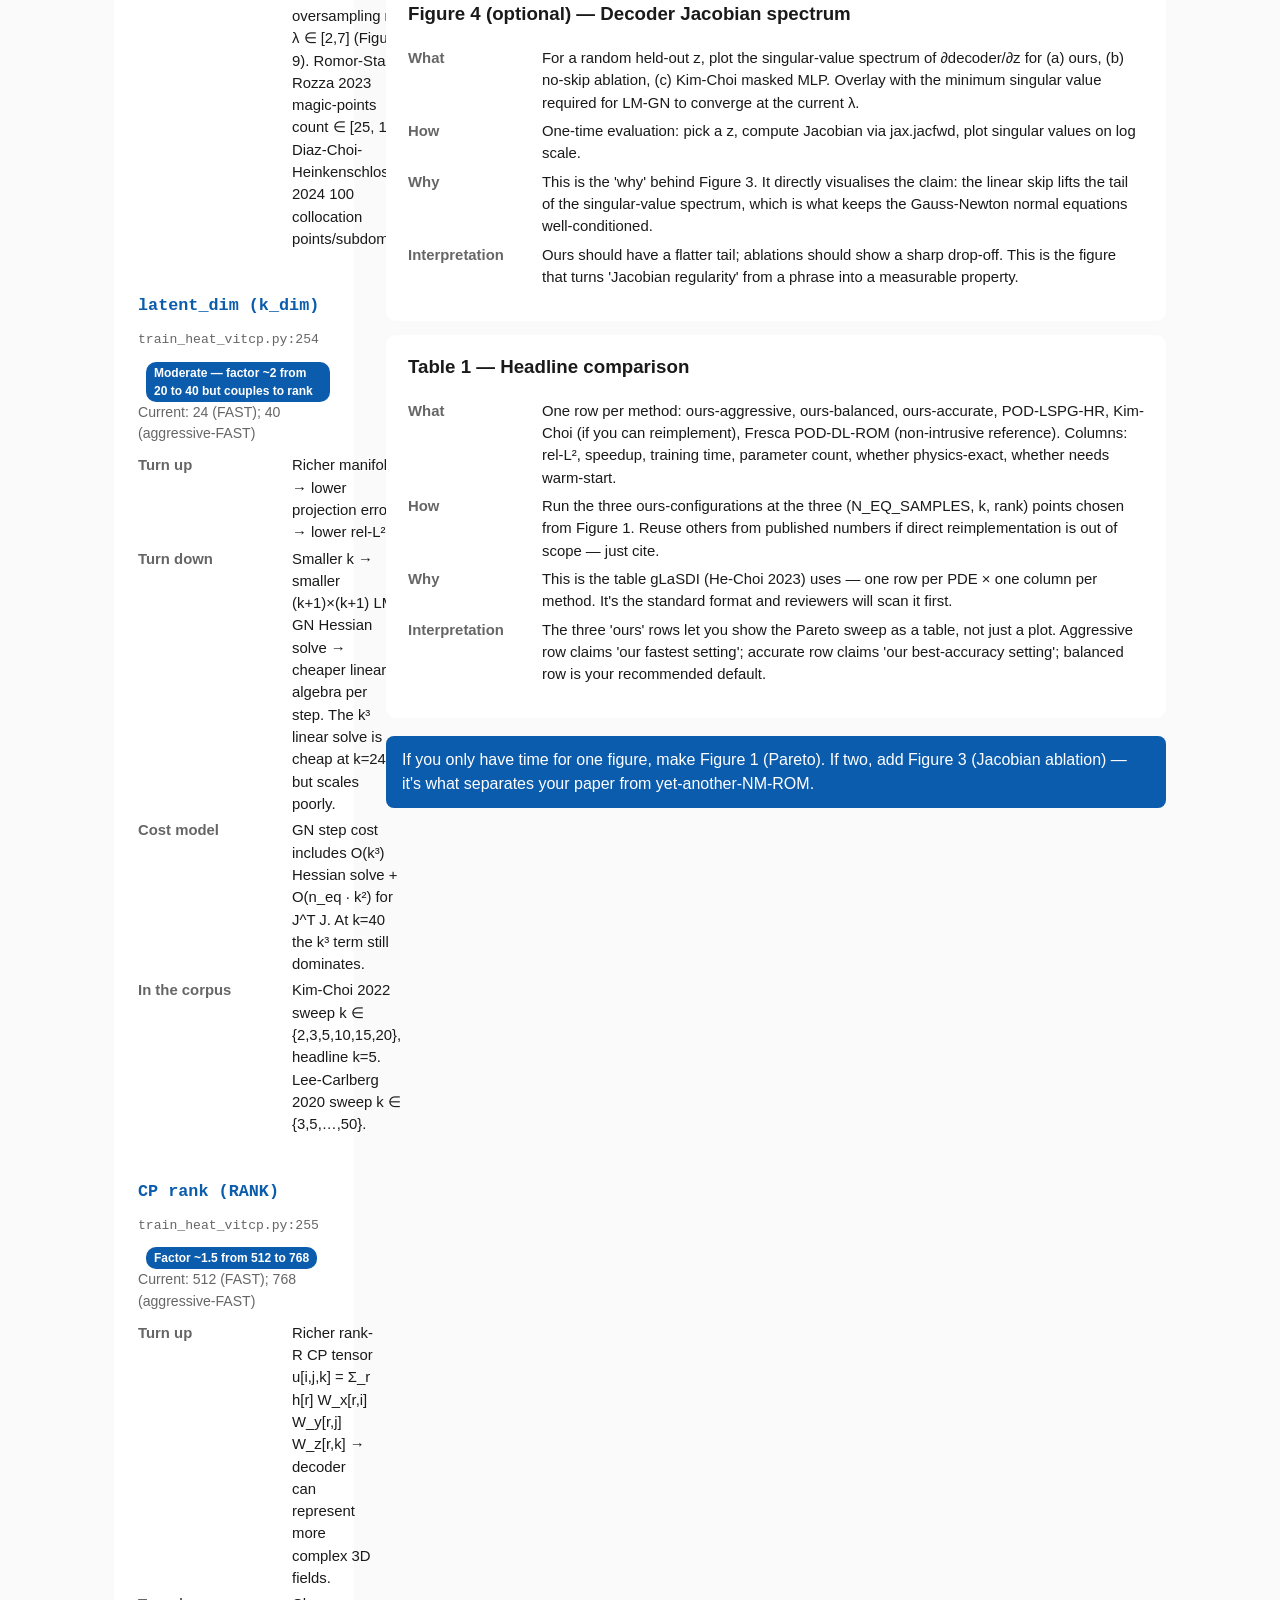
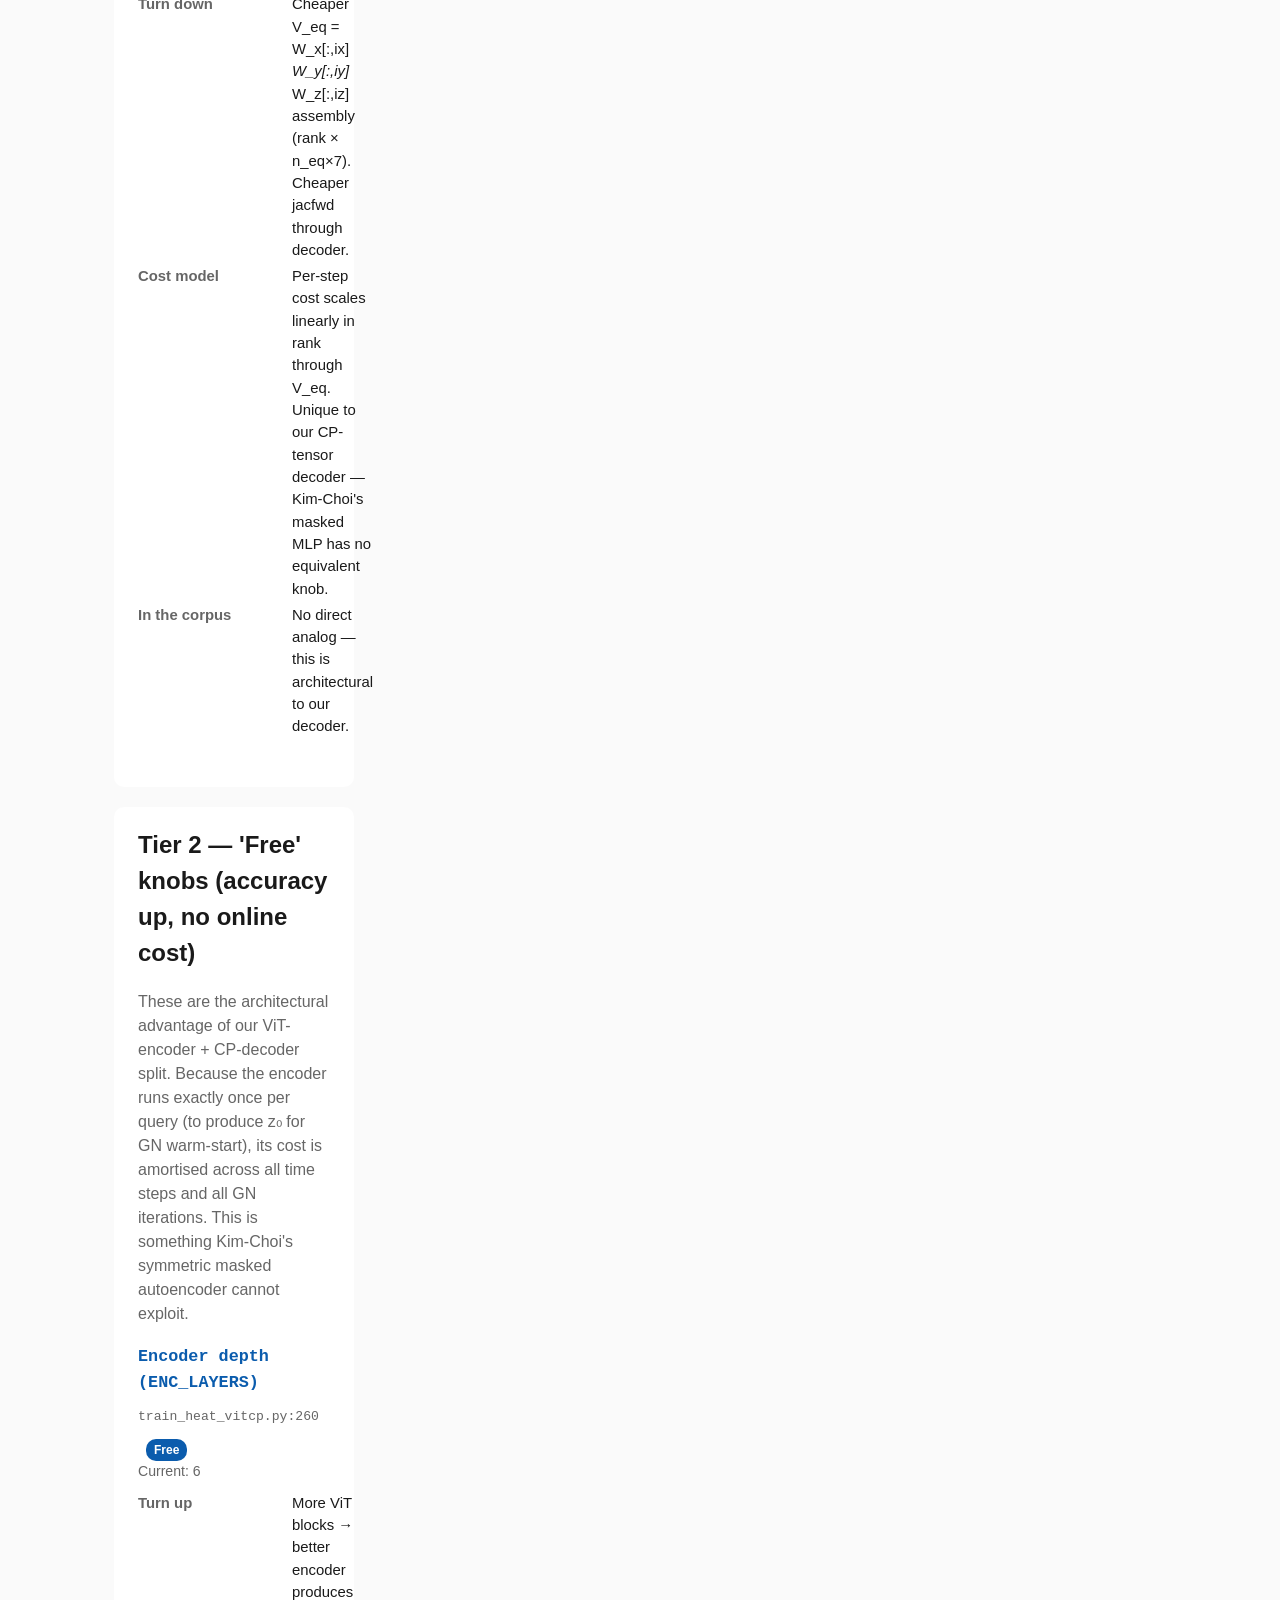
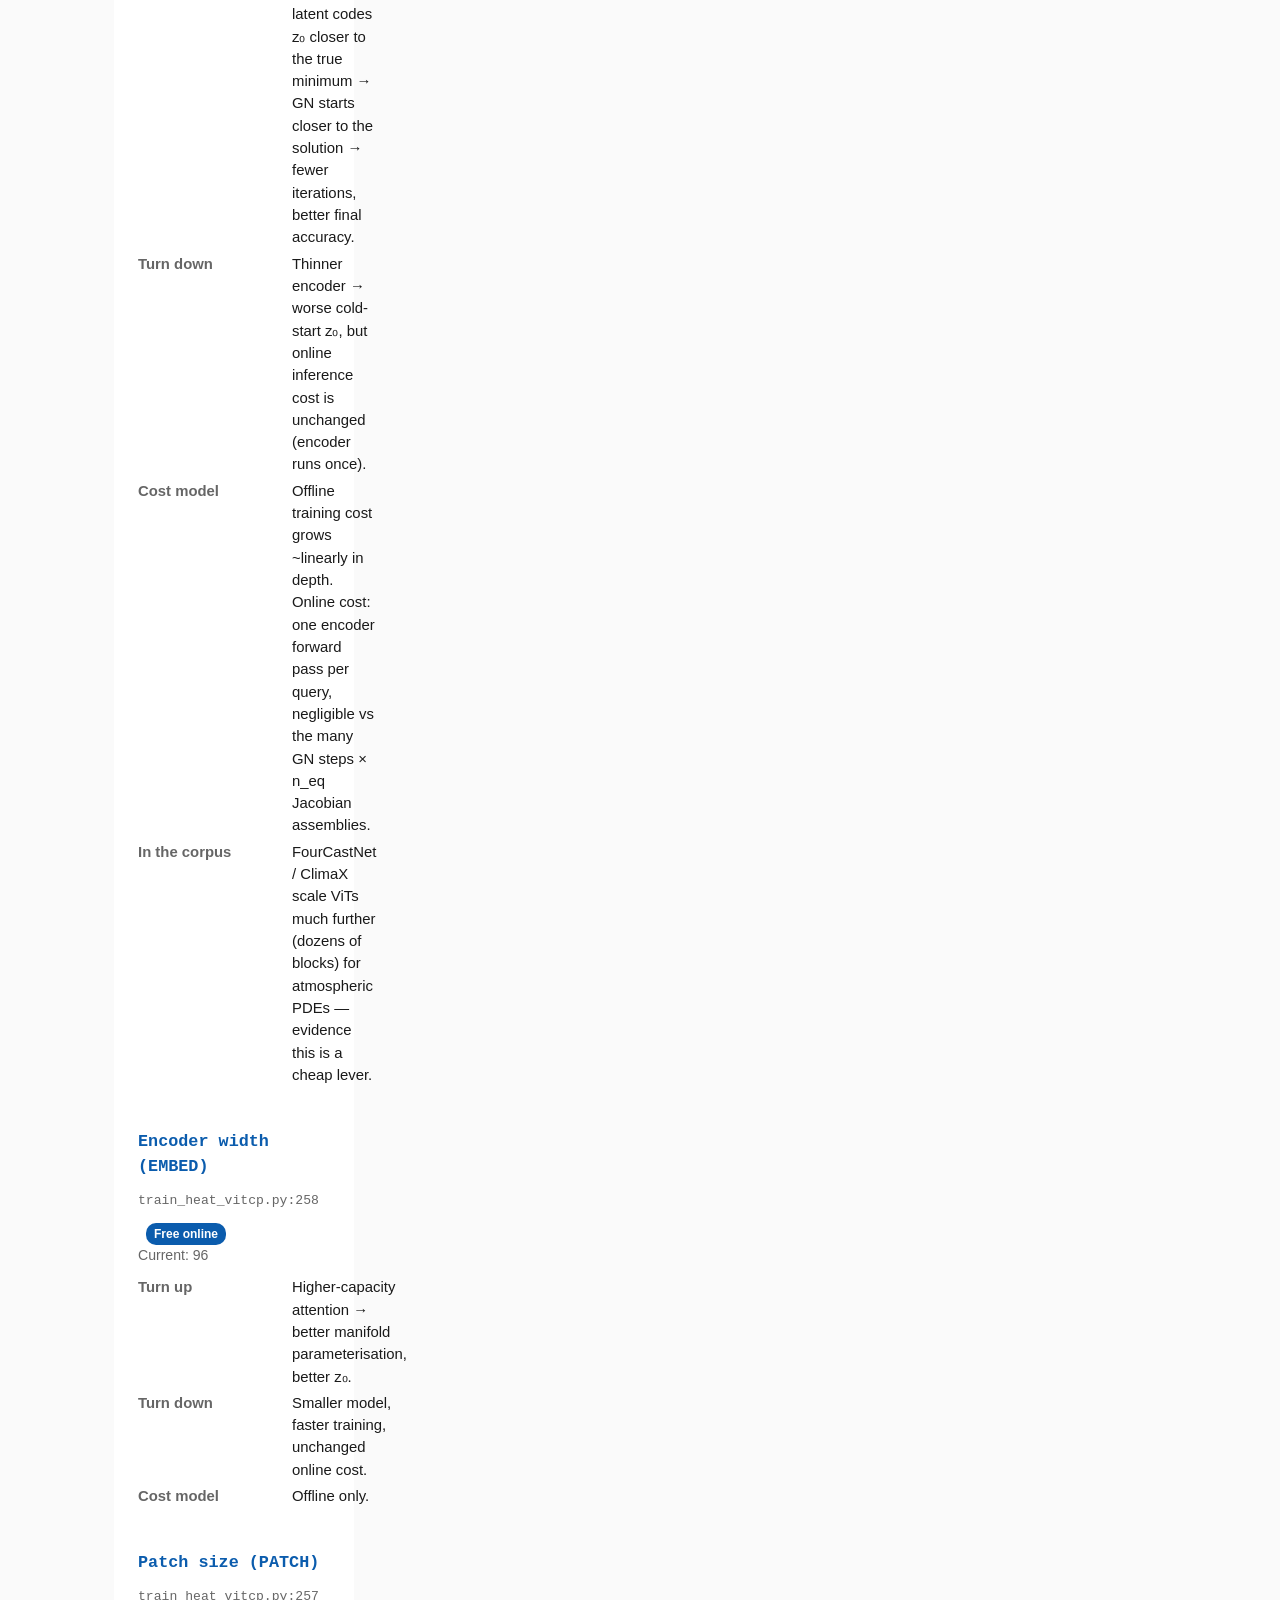
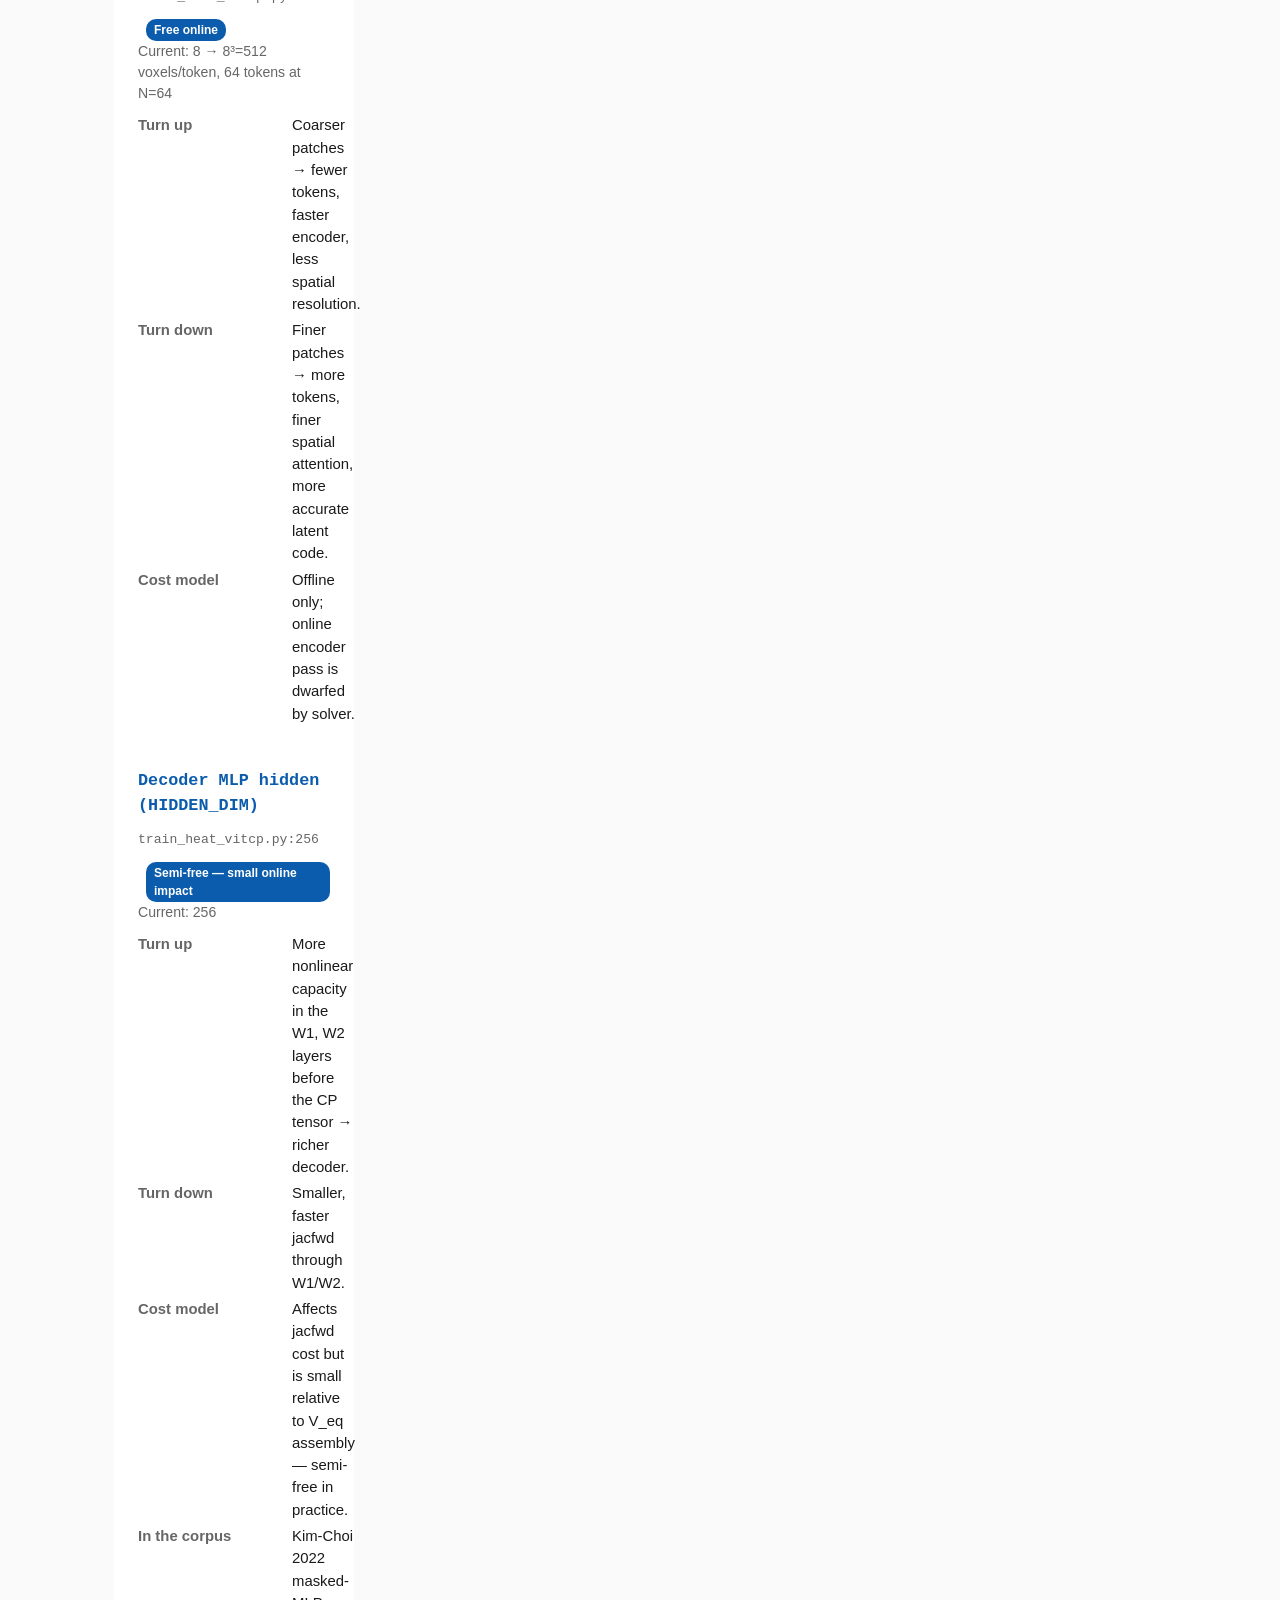
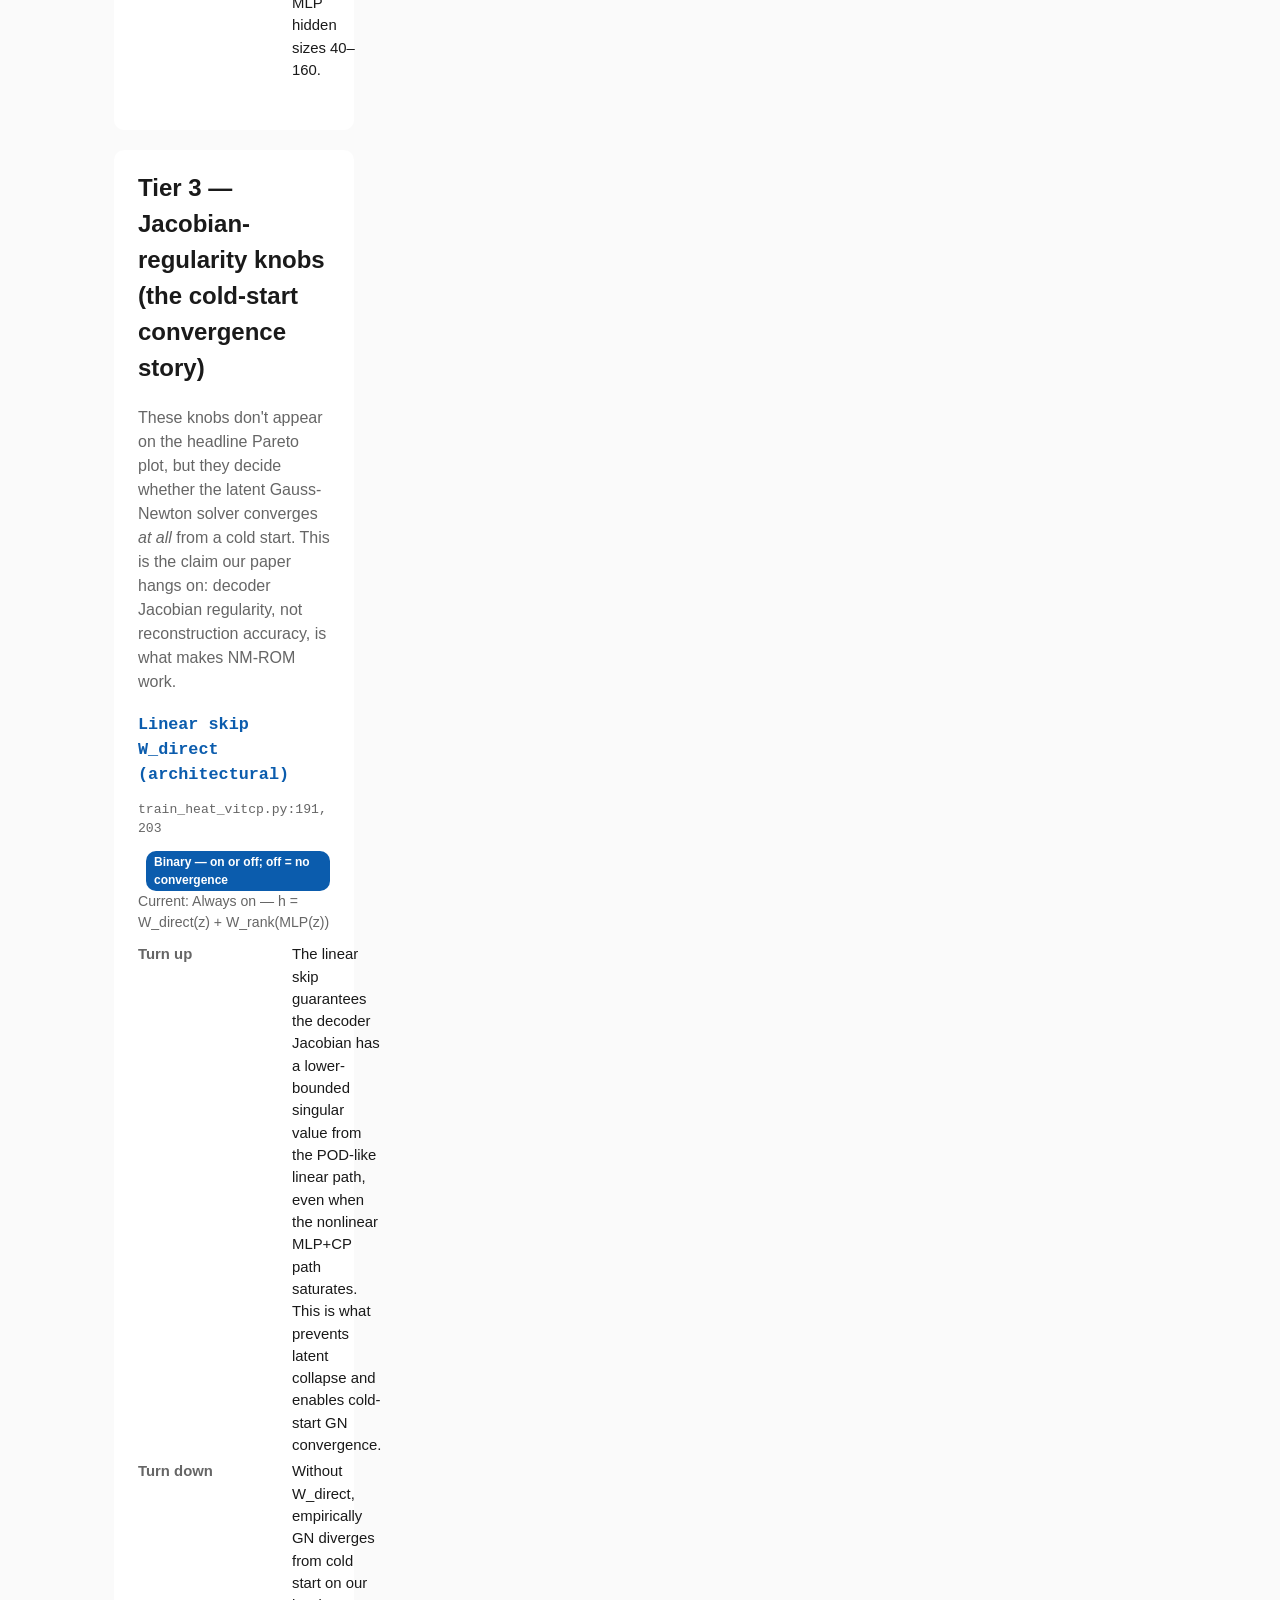
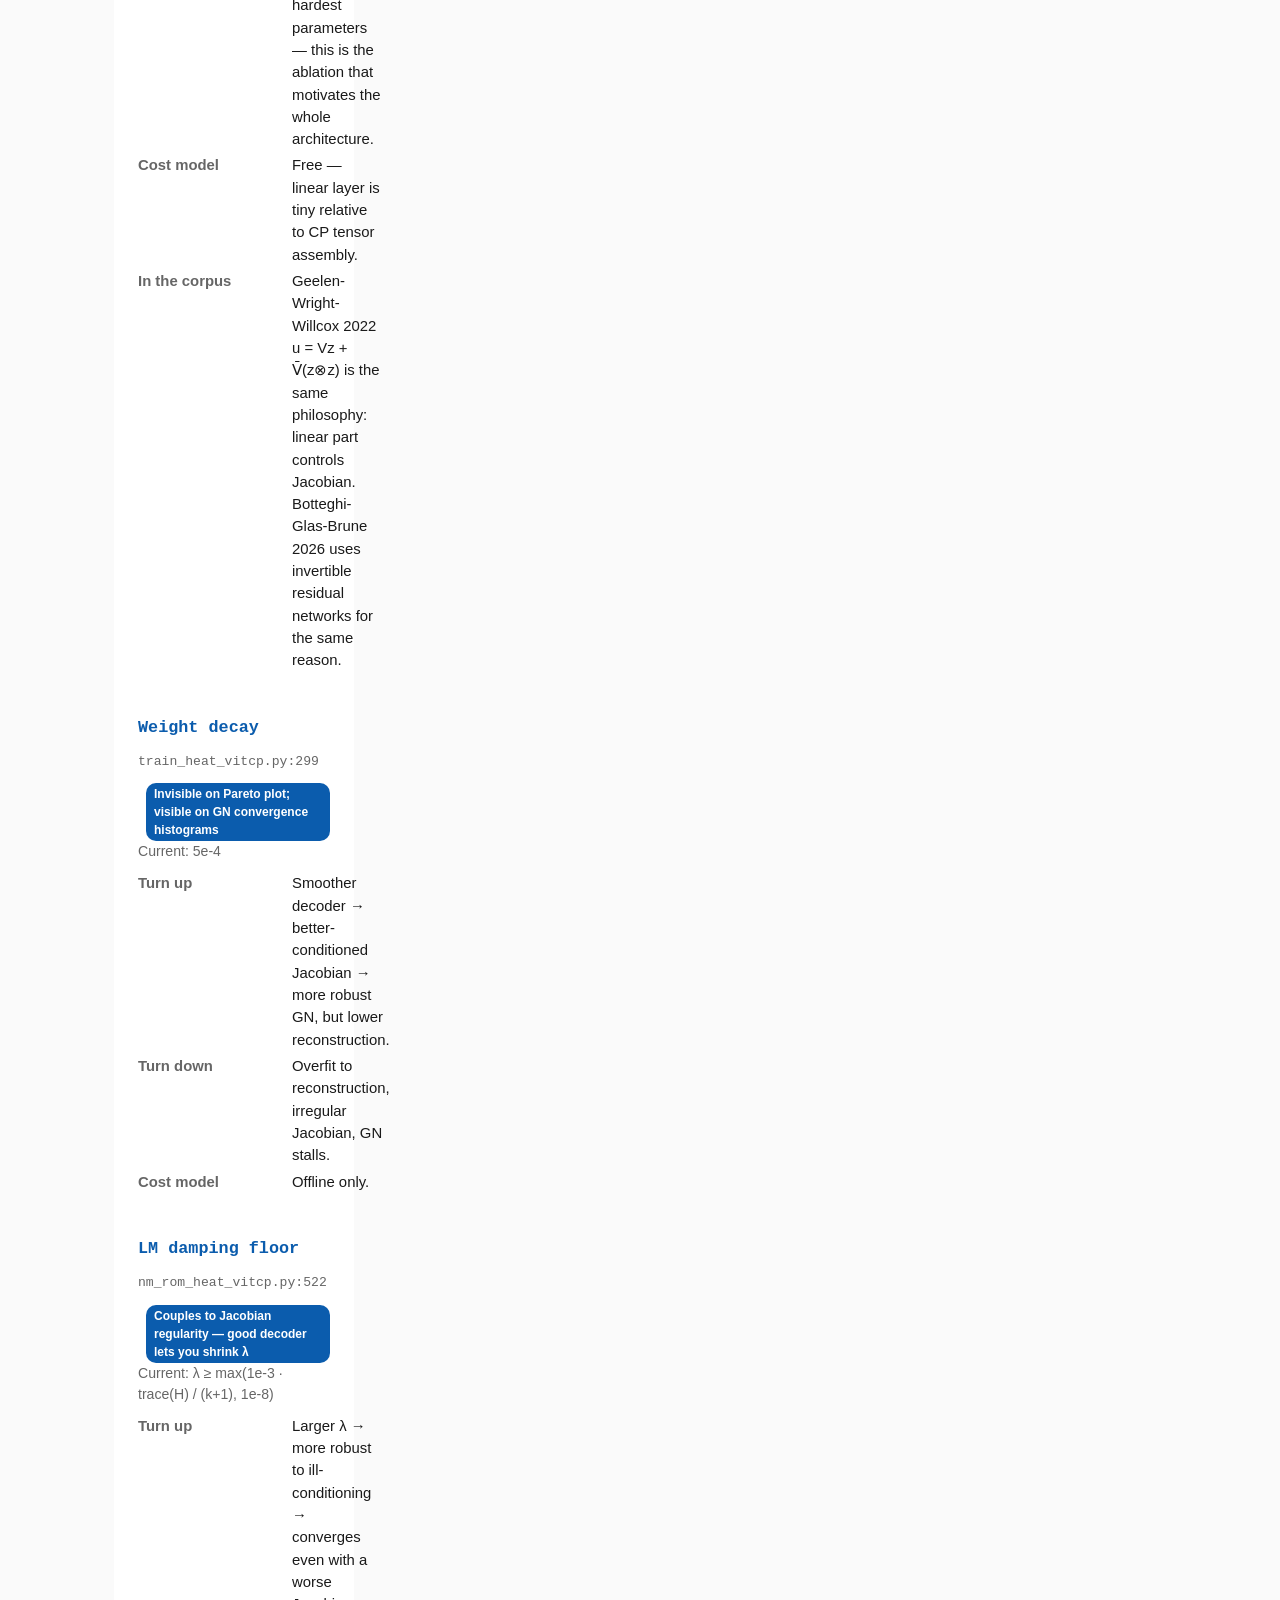
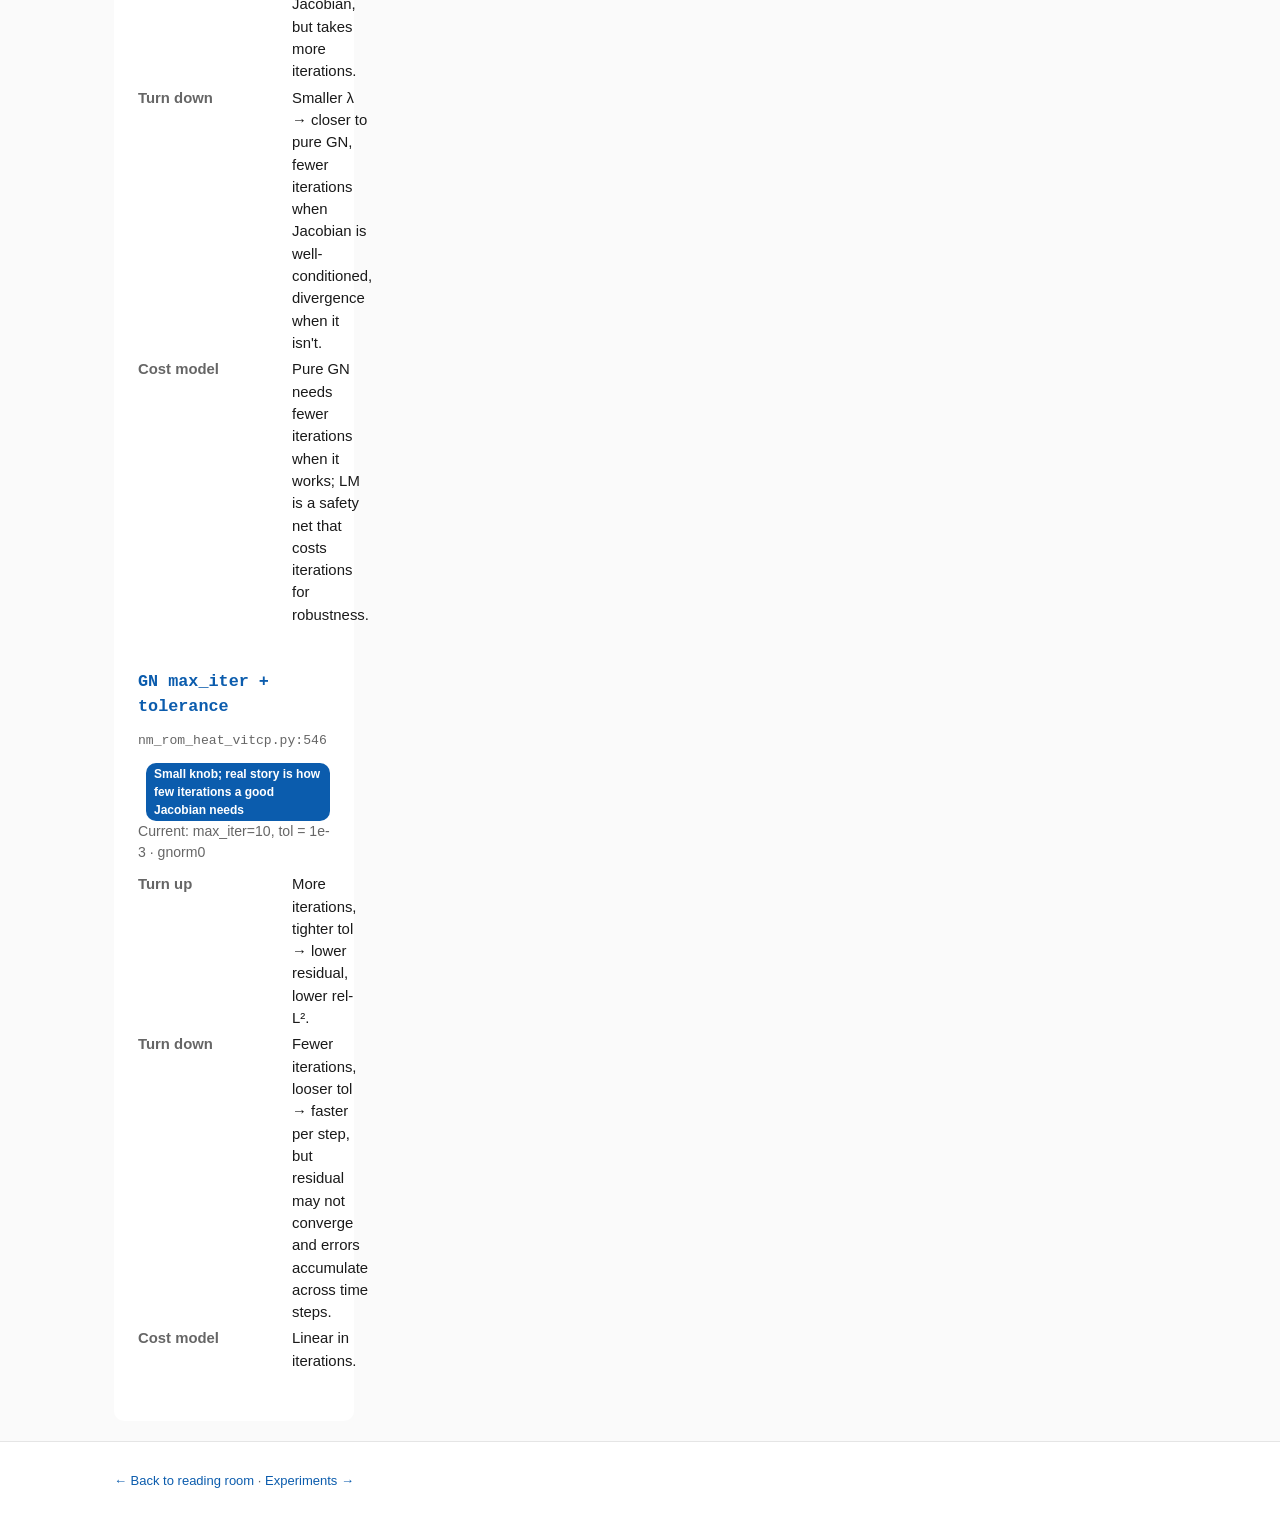
<file: knobs.html>
<!DOCTYPE html>
<html lang="en">
<head>
<meta charset="utf-8">
<meta name="viewport" content="width=device-width,initial-scale=1">
<title>The Knobs — ViT+LinearCP NM-ROM</title>
<link rel="stylesheet" href="style.css">
<link rel="stylesheet" href="experiments.css">
<script>(function(){var t=localStorage.getItem("theme");if(!t){t=window.matchMedia&&window.matchMedia("(prefers-color-scheme: dark)").matches?"dark":"light";}document.documentElement.setAttribute("data-theme",t);})();</script>
<style>
  .tier-card { border:1px solid var(--border); border-radius:10px; padding:20px 24px; margin:20px 0; background:var(--card); }
  .tier-card h2 { margin-top:0; }
  .tier-blurb { color:var(--muted); margin-bottom:18px; }
  .knob { border-top:1px dashed var(--border); padding:14px 0; }
  .knob:first-of-type { border-top:none; padding-top:0; }
  .knob-head { display:flex; align-items:baseline; gap:12px; flex-wrap:wrap; }
  .knob-name { font-family:ui-monospace,Menlo,Consolas,monospace; font-size:1.05em; font-weight:600; color:var(--accent); }
  .knob-loc { font-family:ui-monospace,Menlo,Consolas,monospace; font-size:0.82em; color:var(--muted); }
  .knob-current { font-size:0.88em; color:var(--muted); }
  .knob-grid { display:grid; grid-template-columns: 140px 1fr; gap:4px 14px; margin-top:10px; font-size:0.93em; }
  .knob-grid dt { font-weight:600; color:var(--muted); }
  .knob-grid dd { margin:0; }
  .lever-tag { display:inline-block; padding:2px 8px; border-radius:10px; background:var(--accent); color:white; font-size:0.75em; font-weight:600; margin-left:8px; }
  .exp-card { border:1px solid var(--border); border-radius:10px; padding:18px 22px; margin:14px 0; background:var(--card); }
  .exp-card h3 { margin-top:0; }
  .exp-grid { display:grid; grid-template-columns: 120px 1fr; gap:6px 14px; margin-top:10px; font-size:0.93em; }
  .exp-grid dt { font-weight:600; color:var(--muted); }
  .exp-grid dd { margin:0; }
  .mvp { background:var(--accent); color:white; padding:12px 16px; border-radius:8px; margin-top:18px; font-weight:500; }
</style>
</head>
<body>
<header>
  <div class="wrap">
    <div class="theme-toggles">
      <button id="theme-btn" class="theme-btn" title="Toggle page dark mode">🌙 Dark</button>
    </div>
    <p class="breadcrumb"><a href="index.html">← Reading room</a> · <a href="experiments.html">Experiments walkthrough</a></p>
    <h1 id="page-title">The knobs</h1>
    <p id="page-intro" class="tag"></p>
    <p id="how-to-read" class="how"></p>
  </div>
</header>

<main class="wrap">
  <section id="tiers"></section>
  <section id="demonstration"></section>
</main>

<footer><div class="wrap"><p><a href="index.html">← Back to reading room</a> · <a href="experiments.html">Experiments →</a></p></div></footer>

<script src="theme.js"></script>
<script src="knobs.js"></script>
</body>
</html>
</file>
<file: style.css>
:root {
  --bg: #fafafa;
  --fg: #1a1a1a;
  --muted: #666;
  --rule: #e5e5e5;
  --accent: #0b5cad;
  --accent-soft: #e8f0fa;
  --card: #ffffff;
  --closed: #fff4e0;
  --chip: #f0f0f0;
  --mono: ui-monospace, "SF Mono", Menlo, Consolas, monospace;
  --header-bg: #ffffff;
  --footer-bg: #ffffff;
  --input-bg: #ffffff;
  --reader-overlay: rgba(20,20,20,0.82);
  --tldr-bg: #fffbe6;
  --tldr-rule: #e6b800;
  --tldr-head: #8a6800;
  --borrow-bg: #eefaf0;
  --borrow-rule: #2ea043;
  --borrow-head: #1a6b2a;
  --takeaways-bg: var(--accent-soft);
  --pdf-frame-bg: #525659;
  --pdf-head-bg: #fafafa;
  --card-shadow: 0 1px 4px rgba(0,0,0,0.04);
}
[data-theme="dark"] {
  --bg: #0f1115;
  --fg: #e6e6e6;
  --muted: #9aa3ad;
  --rule: #2a2f37;
  --accent: #4aa3ff;
  --accent-soft: #1a2638;
  --card: #161a21;
  --closed: #2a2418;
  --chip: #232830;
  --header-bg: #12151b;
  --footer-bg: #12151b;
  --input-bg: #1a1f27;
  --reader-overlay: rgba(0,0,0,0.9);
  --tldr-bg: #2a2418;
  --tldr-rule: #c48a00;
  --tldr-head: #e0b84d;
  --borrow-bg: #132218;
  --borrow-rule: #2ea043;
  --borrow-head: #6fd48a;
  --takeaways-bg: #12202e;
  --pdf-frame-bg: #1a1f27;
  --pdf-head-bg: #12151b;
  --card-shadow: 0 1px 4px rgba(0,0,0,0.35);
}
* { box-sizing: border-box; }
html, body { margin: 0; padding: 0; }
body {
  font-family: -apple-system, BlinkMacSystemFont, "Segoe UI", Helvetica, Arial, sans-serif;
  color: var(--fg);
  background: var(--bg);
  line-height: 1.5;
  transition: background 150ms, color 150ms;
}
.wrap { max-width: 1100px; margin: 0 auto; padding: 0 24px; }

header { background: var(--header-bg); border-bottom: 1px solid var(--rule); padding: 28px 0 20px; position: relative; }
.theme-toggles { position: absolute; top: 20px; right: 24px; display: flex; gap: 6px; }
.theme-btn {
  background: var(--input-bg); border: 1px solid var(--rule); color: var(--fg);
  padding: 6px 12px; border-radius: 6px; cursor: pointer; font-size: 13px;
  font-family: inherit; line-height: 1.2;
}
.theme-btn:hover { background: var(--accent-soft); color: var(--accent); border-color: var(--accent); }
.theme-btn.active { background: var(--accent-soft); color: var(--accent); border-color: var(--accent); }
@media (max-width: 520px) {
  .theme-toggles { position: static; margin: 12px 0 0; justify-content: flex-end; }
}
header h1 { margin: 0 0 6px; font-size: 28px; letter-spacing: -0.01em; }
header .tag { margin: 0 0 14px; color: var(--muted); font-size: 15px; }
#search {
  width: 100%;
  padding: 10px 14px;
  font-size: 15px;
  border: 1px solid var(--rule);
  border-radius: 8px;
  background: var(--input-bg);
  color: var(--fg);
}
#search:focus { outline: 2px solid var(--accent); outline-offset: 1px; border-color: transparent; }
.counts { margin: 8px 0 0; color: var(--muted); font-size: 13px; }

main { display: grid; grid-template-columns: 240px 1fr; gap: 32px; padding-top: 28px; padding-bottom: 60px; }
@media (max-width: 820px) {
  main { grid-template-columns: 1fr; }
  #toc { position: static; border-right: none; padding-right: 0; border-bottom: 1px solid var(--rule); padding-bottom: 16px; }
}

#toc {
  position: sticky;
  top: 20px;
  align-self: start;
  font-size: 14px;
  max-height: calc(100vh - 40px);
  overflow-y: auto;
}
#toc h3 { margin: 0 0 6px; font-size: 11px; text-transform: uppercase; letter-spacing: 0.08em; color: var(--muted); font-weight: 600; }
#toc ul { list-style: none; padding: 0; margin: 0 0 16px; }
#toc li { margin: 2px 0; }
#toc a { color: var(--fg); text-decoration: none; display: block; padding: 3px 6px; border-radius: 4px; }
#toc a:hover { background: var(--accent-soft); color: var(--accent); }
#toc .cat { padding-left: 14px; color: var(--muted); }

#content .section { margin-bottom: 48px; }
#content .section-title { font-size: 22px; margin: 0 0 4px; letter-spacing: -0.01em; }
#content .section-blurb { color: var(--muted); margin: 0 0 20px; font-size: 15px; }

#content .category { margin-bottom: 32px; }
#content .cat-title {
  font-size: 16px; margin: 0 0 4px;
  padding: 8px 0 6px; border-bottom: 1px solid var(--rule);
  display: flex; justify-content: space-between; align-items: baseline;
  cursor: pointer; user-select: none;
}
#content .cat-title .count { color: var(--muted); font-weight: 400; font-size: 13px; }
#content .cat-title .toggle { color: var(--muted); font-family: var(--mono); font-size: 13px; margin-right: 8px; }
#content .cat-blurb { color: var(--muted); margin: 6px 0 12px; font-size: 14px; }
#content .category.collapsed .cards,
#content .category.collapsed .cat-blurb { display: none; }

.cards { display: grid; gap: 10px; }
.card {
  background: var(--card);
  border: 1px solid var(--rule);
  border-radius: 8px;
  padding: 14px 16px;
  cursor: pointer;
  transition: border-color 120ms, box-shadow 120ms;
}
.card:hover { border-color: var(--accent); box-shadow: var(--card-shadow); }
.card.closed-access { background: var(--closed); }
.card h4 { margin: 0 0 4px; font-size: 15px; line-height: 1.35; }
.card .authors { color: var(--muted); font-size: 13px; margin: 0 0 6px; }
.card .meta { display: flex; flex-wrap: wrap; gap: 6px; font-size: 12px; }
.chip {
  background: var(--chip);
  color: var(--fg);
  padding: 2px 8px;
  border-radius: 10px;
  font-family: var(--mono);
  font-size: 11px;
}
.chip.year { background: var(--accent-soft); color: var(--accent); }
.chip.closed { background: #f4b942; color: #3a2800; }
.chip.cite { background: transparent; color: var(--muted); padding-left: 0; }

/* Reader overlay */
#reader {
  position: fixed; inset: 0;
  background: var(--reader-overlay);
  z-index: 50;
  display: grid;
  grid-template-rows: auto 1fr;
}
#reader.hidden { display: none; }
.reader-head {
  background: var(--header-bg); border-bottom: 1px solid var(--rule);
  display: grid; grid-template-columns: auto 1fr auto;
  gap: 16px; align-items: center; padding: 12px 20px;
}
.reader-head h2 { margin: 0 0 2px; font-size: 16px; line-height: 1.3; }
.reader-head p { margin: 0; color: var(--muted); font-size: 13px; }
#reader-close {
  background: none; border: none; font-size: 28px; cursor: pointer;
  color: var(--muted); padding: 0 8px; line-height: 1;
}
#reader-close:hover { color: var(--fg); }
.reader-actions { display: flex; gap: 8px; }
.reader-actions a {
  padding: 6px 12px; border: 1px solid var(--rule); border-radius: 6px;
  text-decoration: none; color: var(--fg); font-size: 13px; background: var(--input-bg);
}
.reader-actions a:hover { background: var(--accent-soft); color: var(--accent); border-color: var(--accent); }
.reader-actions a.hidden { display: none; }

.reader-body { display: grid; grid-template-columns: 360px 1fr; min-height: 0; }
#reader-summary {
  background: var(--card); overflow-y: auto; padding: 18px 20px;
  border-right: 1px solid var(--rule);
  font-size: 14px; line-height: 1.55; color: var(--fg);
}
#reader-summary h3 { font-size: 13px; text-transform: uppercase; letter-spacing: 0.08em; color: var(--muted); margin: 0 0 8px; }
#reader-summary p { margin: 0; }
#reader-frame { width: 100%; height: 100%; border: none; background: var(--pdf-frame-bg); }
body.pdf-dark #reader-frame { filter: invert(0.92) hue-rotate(180deg); }
.reader-body.no-pdf #reader-frame { display: none; }
.reader-body.no-pdf { grid-template-columns: 1fr; }

@media (max-width: 820px) {
  .reader-body { grid-template-columns: 1fr; grid-template-rows: auto 1fr; }
  #reader-summary { border-right: none; border-bottom: 1px solid var(--rule); max-height: 40vh; }
}

footer { border-top: 1px solid var(--rule); padding: 16px 0; color: var(--muted); font-size: 13px; background: var(--footer-bg); }
footer a { color: var(--accent); text-decoration: none; }
</file>
<file: experiments.css>
.breadcrumb { font-size: 13px; color: var(--muted); margin: 0 0 12px; }
.breadcrumb a { color: var(--accent); text-decoration: none; }
.how { background: var(--accent-soft); border-left: 3px solid var(--accent); padding: 10px 14px; margin: 10px 0 0; border-radius: 0 6px 6px 0; font-size: 14px; color: var(--fg); }

.experiments-main {
  display: grid;
  grid-template-columns: 200px 1fr;
  gap: 24px;
  padding-top: 28px;
  padding-bottom: 60px;
  max-width: 100%;
}
.experiments-main.with-pdf {
  grid-template-columns: 180px minmax(0, 1fr) minmax(0, 1.1fr);
}
@media (max-width: 1100px) {
  .experiments-main.with-pdf { grid-template-columns: 1fr; }
  .experiments-main.with-pdf #paper-nav { display: none; }
}
@media (max-width: 820px) {
  .experiments-main, .experiments-main.with-pdf { grid-template-columns: 1fr; }
}

#paper-column { min-width: 0; }

#pdf-pane {
  position: sticky;
  top: 20px;
  align-self: start;
  height: calc(100vh - 40px);
  background: var(--card);
  border: 1px solid var(--rule);
  border-radius: 10px;
  overflow: hidden;
  display: none;
  grid-template-rows: auto 1fr;
  min-width: 0;
}
.experiments-main.with-pdf #pdf-pane { display: grid; }
#pdf-pane.pdf-empty #pdf-frame { display: none; }
#pdf-pane:not(.pdf-empty) #pdf-empty-msg { display: none; }

.pdf-pane-head {
  display: flex;
  justify-content: space-between;
  align-items: center;
  padding: 10px 14px;
  border-bottom: 1px solid var(--rule);
  background: var(--pdf-head-bg);
  font-size: 13px;
}
#pdf-pane-title {
  color: var(--fg);
  font-weight: 600;
  overflow: hidden;
  text-overflow: ellipsis;
  white-space: nowrap;
  margin-right: 10px;
}
.pdf-pane-actions { display: flex; gap: 4px; flex-shrink: 0; }
.pdf-pane-actions a, .pdf-pane-actions button {
  background: none;
  border: 1px solid transparent;
  color: var(--muted);
  cursor: pointer;
  font-size: 16px;
  width: 28px;
  height: 28px;
  border-radius: 5px;
  display: flex;
  align-items: center;
  justify-content: center;
  text-decoration: none;
  line-height: 1;
}
.pdf-pane-actions a:hover, .pdf-pane-actions button:hover {
  background: var(--accent-soft);
  color: var(--accent);
  border-color: var(--accent);
}
#pdf-close { font-size: 22px; padding-bottom: 2px; }
#pdf-empty-msg {
  padding: 40px 24px;
  text-align: center;
  color: var(--muted);
  font-size: 14px;
  line-height: 1.5;
}
#pdf-empty-msg strong { color: var(--accent); }
#pdf-frame {
  width: 100%;
  height: 100%;
  border: none;
  background: var(--pdf-frame-bg);
}
body.pdf-dark #pdf-frame { filter: invert(0.92) hue-rotate(180deg); }

.paper-card.pdf-active {
  border-color: var(--accent);
  box-shadow: 0 0 0 2px var(--accent-soft);
}

#paper-nav {
  position: sticky; top: 20px; align-self: start;
  font-size: 13px; max-height: calc(100vh - 40px); overflow-y: auto;
}
#paper-nav h3 { margin: 0 0 6px; font-size: 11px; text-transform: uppercase; letter-spacing: 0.08em; color: var(--muted); font-weight: 600; }
#paper-nav ol { list-style: decimal; padding-left: 24px; margin: 0; }
#paper-nav li { margin: 3px 0; }
#paper-nav a { color: var(--fg); text-decoration: none; display: block; padding: 2px 4px; border-radius: 4px; }
#paper-nav a:hover { background: var(--accent-soft); color: var(--accent); }

.paper-card {
  background: var(--card);
  border: 1px solid var(--rule);
  border-radius: 10px;
  margin-bottom: 28px;
  padding: 22px 28px;
  scroll-margin-top: 16px;
}
.paper-card h2 {
  margin: 0 0 14px;
  font-size: 19px;
  line-height: 1.3;
  letter-spacing: -0.01em;
}
.paper-card .paper-num {
  color: var(--muted);
  font-family: var(--mono);
  font-size: 14px;
  margin-right: 10px;
}
.paper-card .tldr {
  background: var(--tldr-bg);
  border-left: 3px solid var(--tldr-rule);
  padding: 12px 16px;
  border-radius: 0 6px 6px 0;
  margin: 0 0 16px;
  font-size: 15px;
  line-height: 1.55;
}
.paper-card .tldr::before {
  content: "TL;DR";
  display: block;
  font-size: 10px;
  font-weight: 700;
  letter-spacing: 0.1em;
  color: var(--tldr-head);
  margin-bottom: 4px;
}
.paper-card h3 {
  font-size: 13px;
  text-transform: uppercase;
  letter-spacing: 0.08em;
  color: var(--muted);
  font-weight: 600;
  margin: 20px 0 8px;
}
.paper-card .plain {
  font-size: 15px;
  line-height: 1.6;
  margin: 0 0 8px;
}
.paper-card table.details {
  width: 100%;
  border-collapse: collapse;
  margin: 8px 0 0;
  font-size: 13.5px;
}
.paper-card table.details td {
  border-top: 1px solid var(--rule);
  padding: 7px 8px;
  vertical-align: top;
  line-height: 1.45;
}
.paper-card table.details td:first-child {
  font-weight: 600;
  color: var(--muted);
  width: 32%;
  white-space: nowrap;
}
.paper-card table.details code {
  font-family: var(--mono);
  font-size: 12.5px;
  background: var(--chip);
  padding: 1px 5px;
  border-radius: 3px;
}
.paper-card .borrow {
  background: var(--borrow-bg);
  border-left: 3px solid var(--borrow-rule);
  padding: 10px 14px;
  border-radius: 0 6px 6px 0;
  margin: 14px 0 0;
  font-size: 14px;
  line-height: 1.5;
}
.paper-card .borrow::before {
  content: "WHAT TO BORROW";
  display: block;
  font-size: 10px;
  font-weight: 700;
  letter-spacing: 0.1em;
  color: var(--borrow-head);
  margin-bottom: 4px;
}
.paper-card .actions {
  display: flex;
  gap: 8px;
  margin: 16px 0 0;
  flex-wrap: wrap;
}
.paper-card .actions a {
  padding: 6px 12px;
  border: 1px solid var(--rule);
  border-radius: 6px;
  text-decoration: none;
  color: var(--fg);
  font-size: 13px;
  background: var(--input-bg);
}
.paper-card .actions a:hover { background: var(--accent-soft); color: var(--accent); border-color: var(--accent); }

#takeaways {
  background: var(--takeaways-bg);
  border: 1px solid var(--accent);
  border-radius: 10px;
  padding: 22px 28px;
  margin-top: 24px;
}
#takeaways h2 { margin: 0 0 12px; font-size: 18px; letter-spacing: -0.01em; }
#takeaways ul { margin: 0; padding-left: 22px; font-size: 15px; line-height: 1.65; }
#takeaways li { margin: 4px 0; }
#takeaways strong { color: var(--accent); }
</file>
